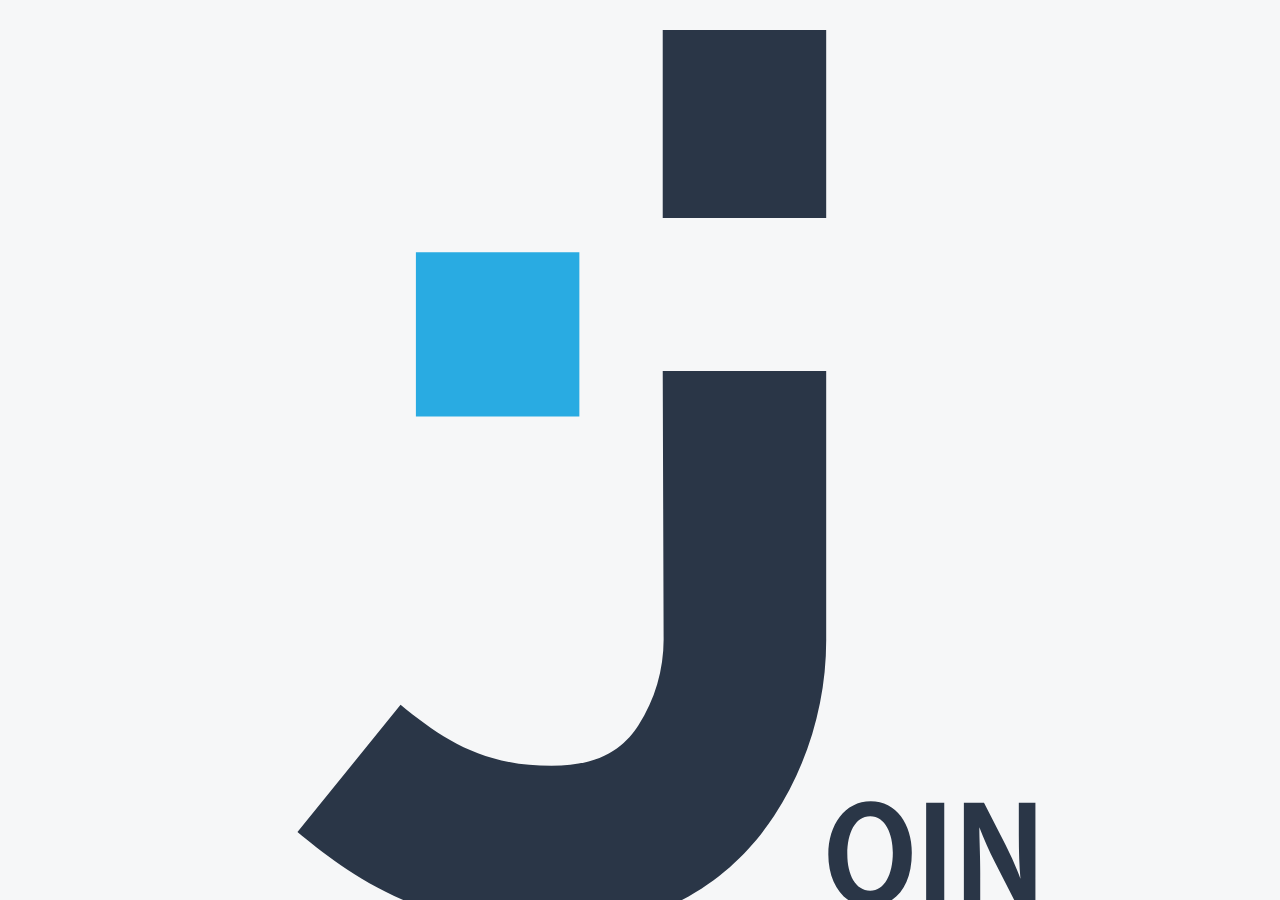
<file: index.html>
<!DOCTYPE html>
<html lang="en">
  <head>
    <meta charset="UTF-8" />
    <meta name="viewport" content="width=device-width, initial-scale=1.0" />
    <link rel="stylesheet" href="./styles/scrollbar.css" />
    <link rel="stylesheet" href="styles/fonts.css" />
    <link rel="stylesheet" href="styles/main.css" />
    <link rel="icon" type="image/x-icon" href="assets/img/join_logo_dark.png"/>
    <title>Join | Home</title>
    <script src="js/storage.js"></script>
    <script src="js/script.js"></script>
  </head>
  <body onload="init();">
    <div class="main-page">
      <div class="loading-screen">
        <img class="logo" src="assets/img/join_logo.svg" />
      </div>
      <div class="loading-screen-mobile">
        <img class="logo" src="assets/img/join_logo_white.svg" />
      </div>
      <div class="signup-container">
        <span>Not a Join user?</span>
        <a href="signup.html">
          <button class="sign-btn">Sign up</button>
        </a>
      </div>
      <div class="login-container">
        <h1>Log in</h1>
        <form id="login-form" onsubmit="loginUser(); return false;">
          <div class="line"></div>
          <div class="input-container">
            <input id="usermail" type="text" placeholder="User" />
            <input
              id="password"
              class=""
              type="password"
              placeholder="Password"
            />
            <span id="error" style="display: none"
              >User or password unknown. Please try again.
            </span>
          </div>
          <div class="options">
            <div class="remember-container">
              <input id="remember" type="checkbox" />
              <label for="remember">Remember me</label>
            </div>
            <a href="forgot.html" id="remember-link">I forgot my password</a>
          </div>
          <div class="login-buttons">
            <button type="submit" id="login">Log in</button>
            <button type="button" id="guest-login" onclick="guestUser();">
              Guest Log in
            </button>
          </div>
        </form>
      </div>
      <footer class="footer">
        <a target="_blank" href="privacy_police.html">Privacy Policy</a>
        <a target="_blank" href="legal_notice.html">Legal Notice</a>
      </footer>
    </div>
  </body>
</html>
</file>
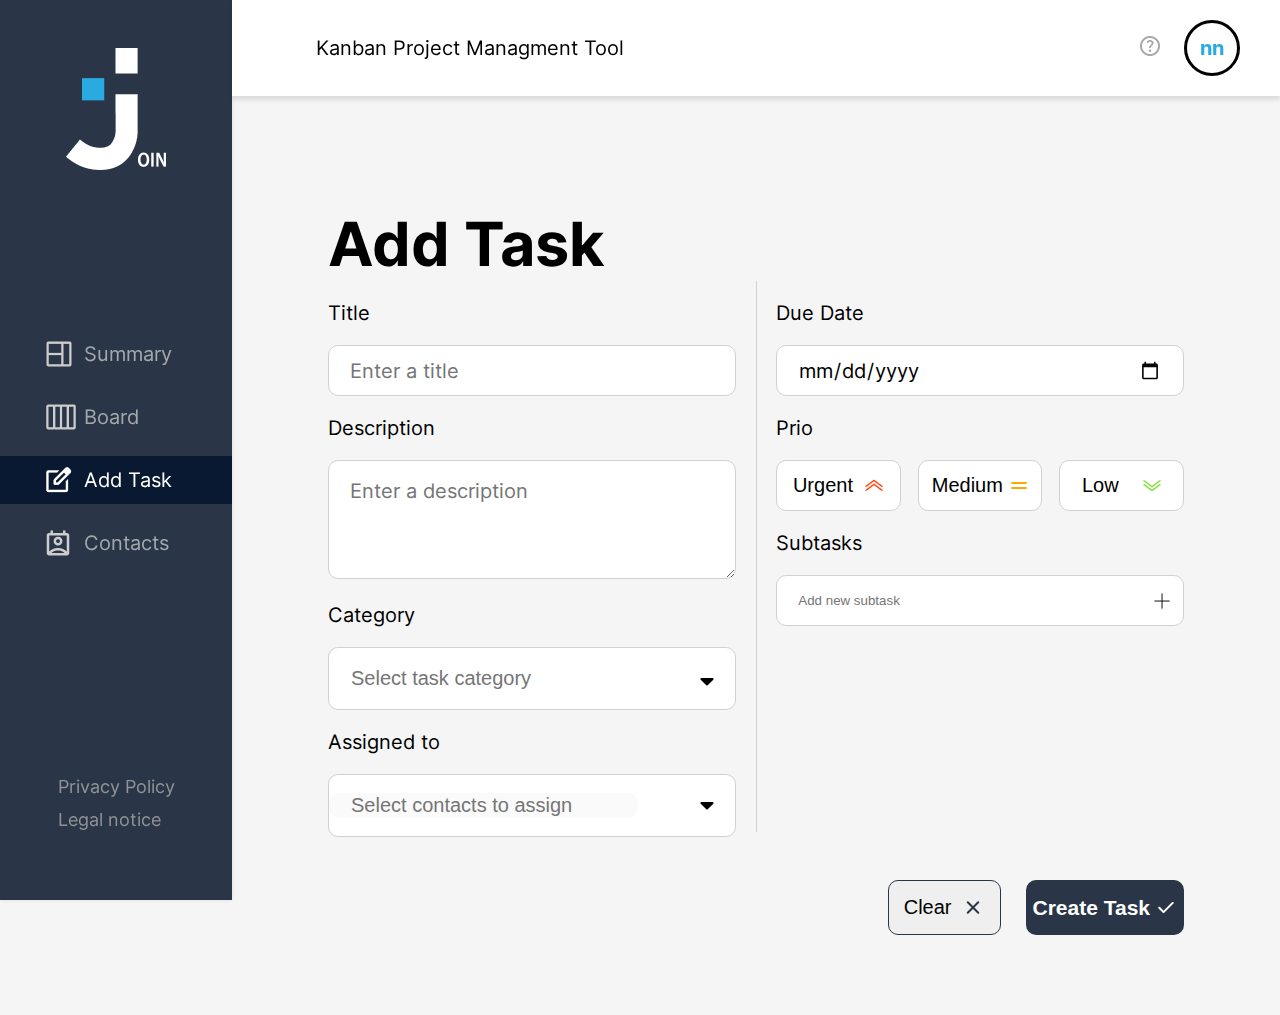
<file: add_task.html>
<!DOCTYPE html>
<html lang="en">
  <head>
    <meta charset="UTF-8" />
    <meta name="viewport" content="width=device-width, initial-scale=1.0" />
    <link rel="stylesheet" href="./styles/add_task_left.css" />
    <link rel="stylesheet" href="./styles/add_tasks_right.css" />
    <link rel="stylesheet" href="./styles/fonts.css" />
    <link rel="stylesheet" href="./styles/responsiveness.css" />
    <link rel="stylesheet" href="./styles/scrollbar.css" />
    <link rel="icon" type="image/x-icon" href="assets/img/join_logo_dark.png"/>
    <title>Join | Add Task</title>
  </head>
  <body onload="initTask(), initTemplate('addTask')">
    <div class="addTaskContainer" >     
      <div w3-include-html="./assets/templates/task_form.html" ></div>
  </div>
    <div w3-include-html="./assets/templates/desktop_template.html"></div>
    <div w3-include-html="./assets/templates/mobile_template.html"></div>

    <script src="./js/add_task.js"></script>
    <script src="./js/add_task_categories.js"></script>
    <script src="./js/save_add_tasks.js"></script>
    <script src="./js/script_templates.js"></script>
    <script src="./js/subtask.js"></script>
    <script src="./js/script.js"></script>
    <script src="./js/storage.js"></script>
    <script src="./js/delete.js"></script>

  </body>
</html>
</file>
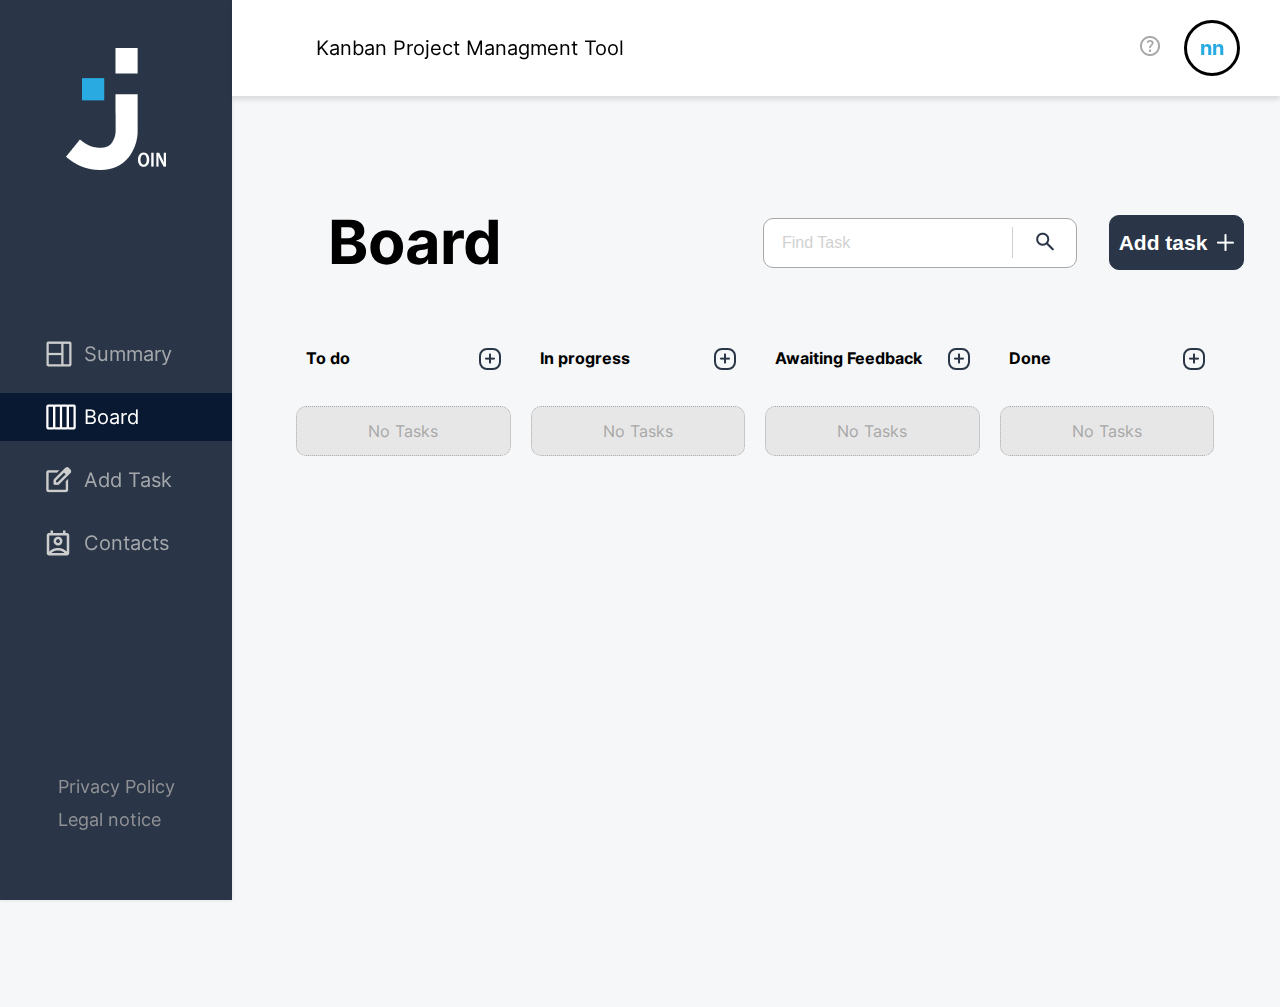
<file: board.html>
<!DOCTYPE html>
<html lang="en">

<head>
    <meta charset="UTF-8">
    <meta name="viewport" content="width=device-width, initial-scale=1.0">
    <link rel="stylesheet" href="styles/style_template.css">
    <link rel="stylesheet" href="styles/board.css">
    <link rel="stylesheet" href="styles/board_edit.css">
    <link rel="stylesheet" href="styles/board_responsiv.css">
    <link rel="stylesheet" href="styles/fonts.css">
    <link rel="stylesheet" href="styles/add_task_left.css" />
    <link rel="stylesheet" href="styles/add_tasks_right.css" />
    <link rel="stylesheet" href="styles/board_add.css">
    <link rel="stylesheet" href="styles/responsiveness.css">
    <link rel="stylesheet" href="./styles/scrollbar.css" />
    <link rel="icon" type="image/x-icon" href="assets/img/join_logo_dark.png"/>
    <script src="js/script_templates.js"></script>
    <script src="./js/subtask.js"></script>
    <script src="./js/script.js"></script>
    <script src="js/storage.js"></script>
    <script src="js/add_task.js"></script>
    <script src="js/add_task_categories.js"></script>
    <script src="js/board_add.js"></script>
    <script src="js/save_add_tasks.js"></script>
    <script src="js/delete.js"></script>
    <script src="js/board_mobile.js"></script>
    <script src="js/board_edit.js"></script>
    <script src="js/board_backgroundscroll.js"></script>
    <script src="js/board.js"></script>
    <script src="js/summary.js"></script>
    <title>JOIN | Board</title>
</head>

<body onload="initTemplate('board'), renderBoard()">
    <div w3-include-html="./assets/templates/desktop_template.html"></div>
    <div w3-include-html="./assets/templates/mobile_template.html"></div>
    <!--Edit-Container-->
    <div id="editTask" class="d-none">        
    </div>
    <!--AddTask-Container-->
    <div id="addTaskBoard" class="d-none">  
        <div id="addTaskBoardContainer" > 
            <div class="closeBoardAddTask" >
                <div class="closeButtonBoardAddTask" onclick="closeAddTask()">
                    <img src="assets/img/close.png" alt="">
                </div>
            </div>
            <div w3-include-html="./assets/templates/task_form.html"></div>
        </div> 
    </div>

    <!-- Board -->
    <div id="board">
        <div id="board_container_top">
            <div id="board_container_title">Board</div>
            <div id="board_container_search">
                <div id="board_container_search_searchfield">
                    <div id="board_container_search_searchfield_inner">
                        <input id="board_input" type="text" placeholder="Find Task" onkeyup="searchTasksOnBoard()">
                        <button id="board_search_btn">
                            <div id="board_search_stroke"></div>
                            <div id="board_search_icon"><img src="assets/img/search.png" alt=""></div>
                        </button>
                    </div>
                </div>
                <button id="board_container_search_addtask" onclick="openAddTask('board_container_bottom_todo')">
                    <div id="board_container_search_addtask_text">Add task</div>
                    <img src="assets/img/plus_white.png" alt="">
                </button>
            </div>  
        </div>
        <div id="board_container_search_searchfield_mobile">
            <div id="board_container_search_searchfield_inner_mobile">
                <input id="board_input_mobile" type="text" placeholder="Find Task" onkeyup="searchTasksOnBoardMobile()">
                <button id="board_search_btn_mobile">
                    <div id="board_search_stroke_mobile"></div>
                    <div id="board_search_icon_mobile"><img src="assets/img/search.png" alt=""></div>
                </button>
            </div>
        </div>
        <div id="board_container_bottom">
            <div class = "board_container_bottom_category_background">
                <div class="board_container_bottom_category_title">
                    <div class="board_container_bottom_category_name">To do</div>
                    <div class="board_container_bottom_category_icon" onclick="openAddTask('board_container_bottom_todo')"><img
                            src="assets/img/board_plus_categories.png" alt=""></div>
                </div>
                <div id="board_container_bottom_todo" class="board_container_bottom_category"
                ondrop="moveTo('board_container_bottom_todo')" 
                ondragover="allowDrop(event); highlight(event)"
                ondragleave="removeHighlight(event)"></div>
            </div>
            <div class = "board_container_bottom_category_background">
                <div class="board_container_bottom_category_title">
                    <div class="board_container_bottom_category_name">In progress</div>
                    <div class="board_container_bottom_category_icon" onclick="openAddTask('board_container_bottom_inprogress')"><img
                            src="assets/img/board_plus_categories.png" alt=""></div>
                </div>
                <div id="board_container_bottom_inprogress" class="board_container_bottom_category"
                ondrop="moveTo('board_container_bottom_inprogress')" 
                ondragover="allowDrop(event); highlight(event)"
                ondragleave="removeHighlight(event)"></div>
            </div>
            <div class = "board_container_bottom_category_background">
                <div class="board_container_bottom_category_title">
                    <div class="board_container_bottom_category_name">Awaiting Feedback</div>
                    <div class="board_container_bottom_category_icon" onclick="openAddTask('board_container_bottom_awaitingfeedback')"><img
                            src="assets/img/board_plus_categories.png" alt=""></div>
                </div>
                <div id="board_container_bottom_awaitingfeedback" class="board_container_bottom_category"
                ondrop="moveTo('board_container_bottom_awaitingfeedback')"
                ondragover="allowDrop(event); highlight(event)" 
                ondragleave="removeHighlight(event)"></div>
            </div>
            <div class = "board_container_bottom_category_background">
                <div class="board_container_bottom_category_title">
                    <div class="board_container_bottom_category_name">Done</div>
                    <div class="board_container_bottom_category_icon" onclick="openAddTask('board_container_bottom_done')"><img
                            src="assets/img/board_plus_categories.png" alt=""></div>
                </div>
                <div id="board_container_bottom_done" class="board_container_bottom_category"
                ondrop="moveTo('board_container_bottom_done')" 
                ondragover="allowDrop(event); highlight(event)"
                ondragleave="removeHighlight(event)"></div>
            </div>
        </div>
    </div>
</body>

</html>
</file>
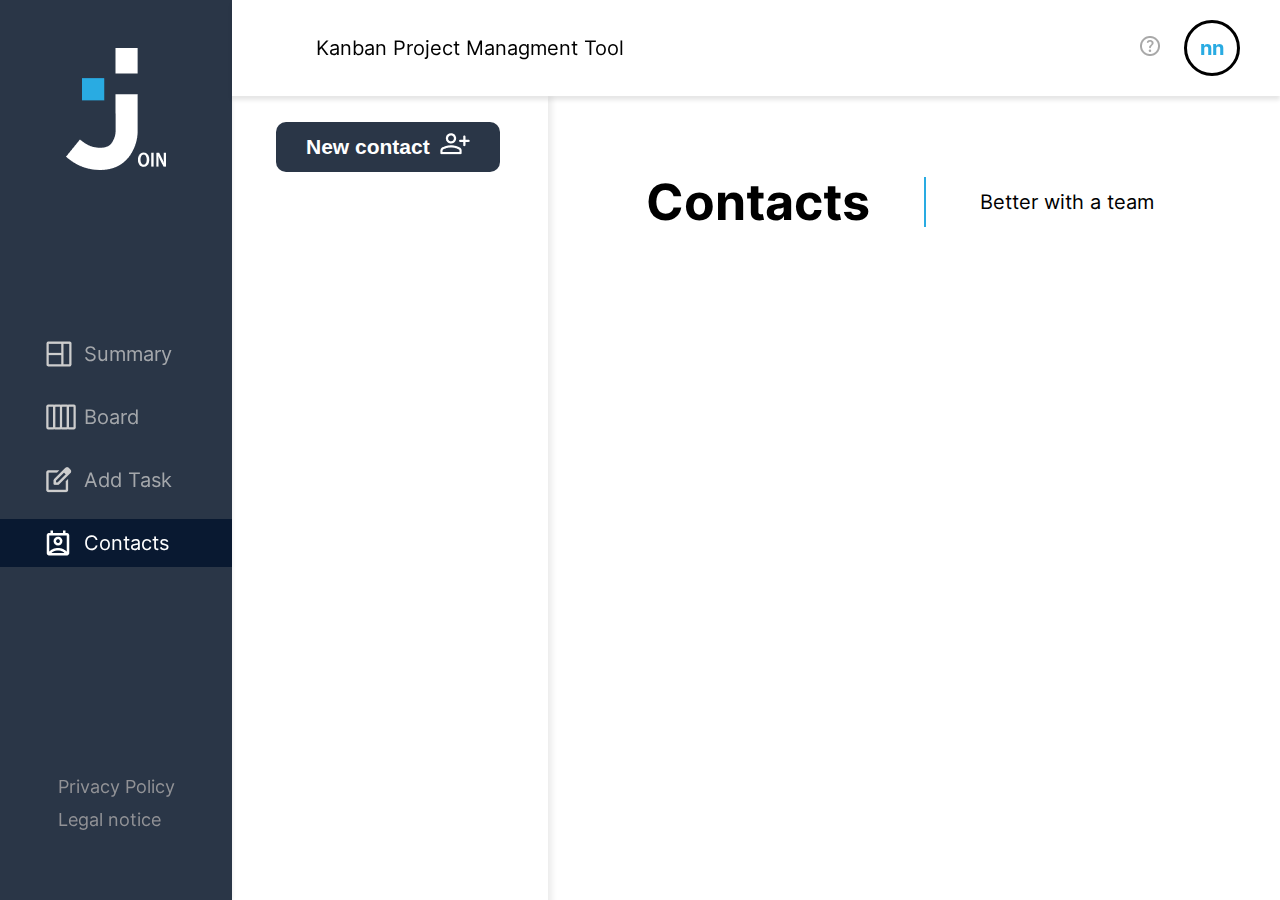
<file: contacts.html>
<!DOCTYPE html>
<html lang="en">
  <head>
    <meta charset="UTF-8" />
    <meta name="viewport" content="width=device-width, initial-scale=1.0" />
    <link rel="stylesheet" href="styles/style_template.css" />
    <link rel="stylesheet" href="styles/contacts.css" />
    <link rel="stylesheet" href="styles/fonts.css" />
    <link rel="stylesheet" href="styles/responsiveness.css" />
    <link rel="stylesheet" href="./styles/scrollbar.css" />
    <link rel="icon" type="image/x-icon" href="assets/img/join_logo_dark.png"/>
    <script src="js/script_templates.js"></script>
    <script src="./js/subtask.js"></script>
    <script src="./js/script.js"></script>
    <script src="js/delete.js"></script>
    <script src="js/storage.js"></script>
    <script src="js/contacts.class.js"></script>
    <script src="js/render_contact_list.js"></script>
    
    <title>JOIN | Contacts</title>
  </head>

  <body onload="initContacts(), initTemplate('contacts');">
    <div class="main_page">
    <div w3-include-html="assets/templates/desktop_template.html"></div>
    <div w3-include-html="assets/templates/mobile_template.html"></div>
    <div id="contactList">
      <div id="add_new_contact">
        <button id="new_contact_btn" onclick="openModal('new_contact_background')">
          <div id="add_new_contact_text">New contact</div>
          <div id="add_new_contact_Icon">
            <img src="assets/img/add_person.png" alt="" />
          </div>
        </button>
      </div>
      
      <div id="contacts_container">
      </div>
      
      
    </div>
    <!-- Add Contact Modal -->
    <div id="confirmDeleteContactContainer" class="d-none">
    <div id="confirmDeleteContact"></div></div>
    <div id="new_contact_background" style="display: none;">
    <div class="modal_new_contact" id="new_contact_modal">
      <img class="x" src="assets/img/close.svg" onclick="closeModal('new_contact_background')">
        <div class="left_side">
          <div class="left_content">
          <img src="assets/img/join_logo_white.png">
          <h1>Add contact</h1>
          <span>Tasks are better with a team!</span>
          <div class="line"></div>
        </div>
        </div>
        <div class="right_side">
          
          <div class="avatar">
          <img src="assets/img/blank_avatar.png">
          </div>
          <div class="form_container">
          <form id="create_contact" onsubmit="createContact('new_contact_background'); return false;">
            <div class="input-container">
              <input id="name" type="text" placeholder="Name" oninput="capitalizeName('name');" required/>
              <input id="email" class="" type="email" placeholder="Email" required/>
              <input id="phone" class="" type="number" placeholder="Phone"/>
            </div>
            <div class="create-buttons">
              <button type="button" id="cancel" onclick="cancelContact('new_contact_background')">Cancel</button>
              <button type="submit" id="create">
                Create Contact
              </button>
            </div>
          </form>
        </div>
        </div>
      </div>
    </div>
    <!-- Edit Contact Modal -->
    <div id="edit_contact_background" style="display: none;">
    <div class="modal_edit_contact" id="edit_contact_modal">
      
      <img class="x" src="assets/img/close.svg" onclick="closeModal('edit_contact_background')">
        <div class="left_side">
          <div class="left_content">
          <img src="assets/img/join_logo_white.png">
          <h1>Edit contact</h1>
          <div class="line"></div>
        </div>
        </div>
        <div class="right_side">
          
          <div class="avatar">
            <div class="user_icon" id="edit_avatar"></div>
          </div>
          <div class="form_container">
          <form id="edit_form" onsubmit="saveEditedContact(); return false;">
            <div class="input-container">
              <input id="edit_name" type="text" placeholder="Name" required oninput="capitalizeName('edit_name');" />
              <input id="edit_email" class="" type="email" placeholder="Email" required/>
              <input id="edit_phone" class="" type="number" placeholder="Phone"/>
            </div>
            <div class="create-buttons">
              <button type="button" id="edit_delete" onclick="askBeforeDeleteContactInModal()">Delete</button>
              <button type="submit" id="edit_save">
                Save
              </button>
            </div>
          </form>
        </div>
        </div>
      
      </div>
    </div>
    <div class="contact_info_container" id="contact_container">
        
      <div class="header_in_contact">
        <img class="arrow" src="assets/img/arrow_left.svg" onclick="changeDisplay();">
        <span class="header">Contacts</span>
        <div class="divider"></div>
        <span class="header_subtext">Better with a team</span>
      </div>
      <div class="renderContainer" id="render">
        
      </div>
</div>
</div>
</div>
<script src="js/contacts.js"></script>
  </body>
</html>
</file>
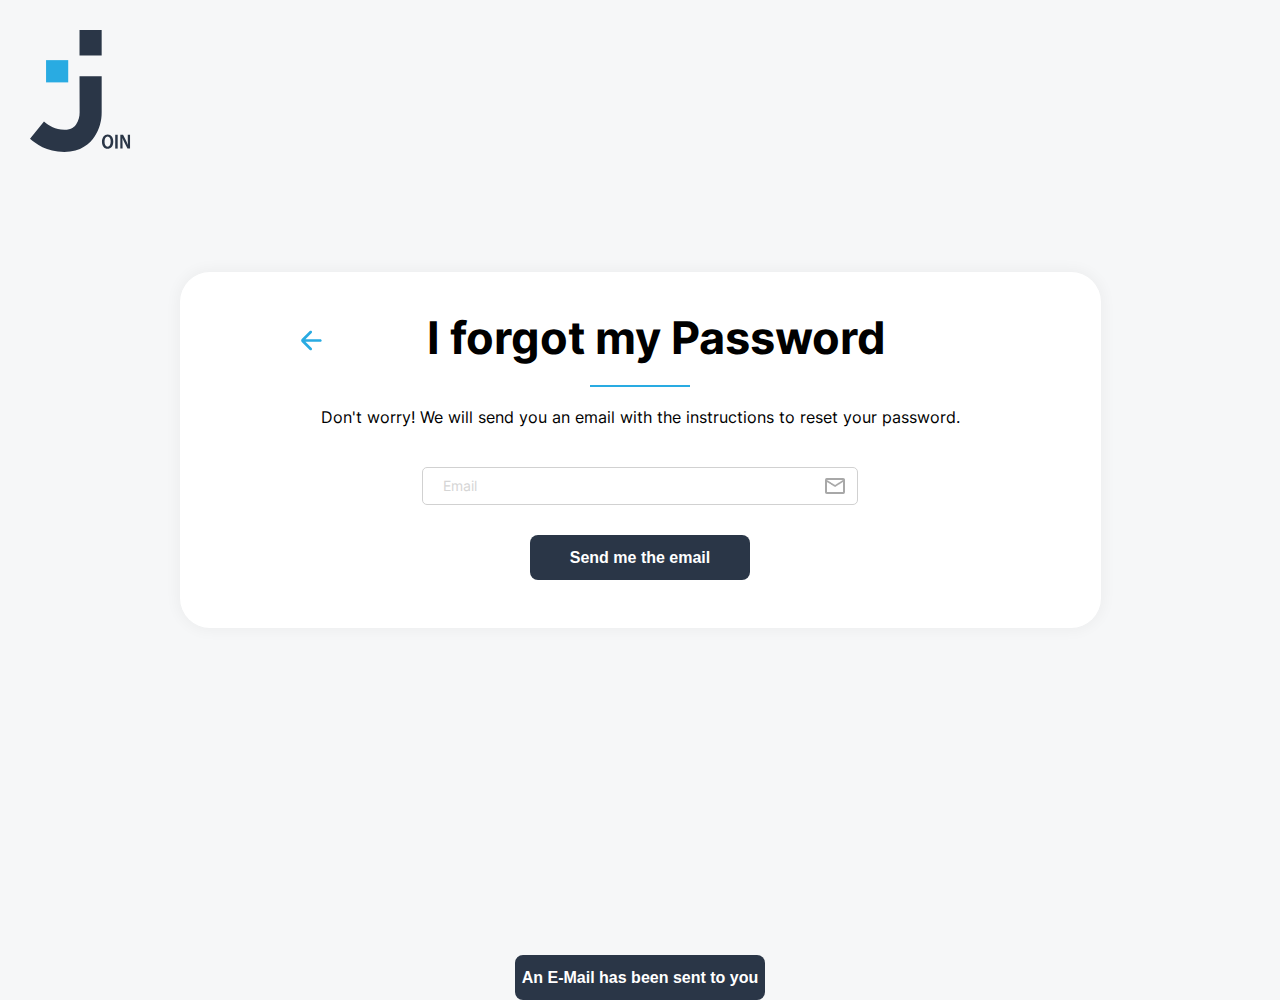
<file: forgot.html>
<!DOCTYPE html>
<html lang="en">
<head>
    <meta charset="UTF-8">
    <meta name="viewport" content="width=device-width, initial-scale=1.0">
    <link rel="stylesheet" href="styles/fonts.css">
    <link rel="stylesheet" href="styles/forgot.css">
    <link rel="stylesheet" href="./styles/scrollbar.css" />
    <script src="./js/script.js"></script>
    <script src="js/delete.js"></script>
    <script src="js/storage.js"></script>
    <link rel="icon" type="image/x-icon" href="assets/img/join_logo_dark.png"/>
    <title>Join | I forgot my Password</title>
</head>
<body >
    <div class="forgot-page">
        <div class="loading-screen">
          <img class="logo" src="assets/img/join_logo.svg" />
        </div>
        <div class="login-container">
          <div class="header">
            <a href="index.html">
            <img class="arrow" src="assets/img/arrow_left.svg">
          </a>
            <h1>I forgot my Password</h1>
          </div>
          <form id="forgotForm" onsubmit="checkMail(); return false;">
            <div class="line"></div>
            <div class="paragraph">
              <span>Don't worry! We will send you an email with the instructions to reset your password.</span>
            </div>
            <br>
            <div class="input-container">
              <input name="email" id="email" type="email" placeholder="Email" required/>
              <span id="error" style="display: none"
              >Ups! This email doesn't exist. Please Try again.
            </span>
            </div>
            <div class="login-buttons">
              <button id="sendButton">Send me the email</button>
            </div>
          </form>
        </div>
        <div class="overlay"></div>
        <button class="fly-in-button">An E-Mail has been sent to you</button>
        <script src="js/forgot.js"></script>
</body>
</html>
</file>
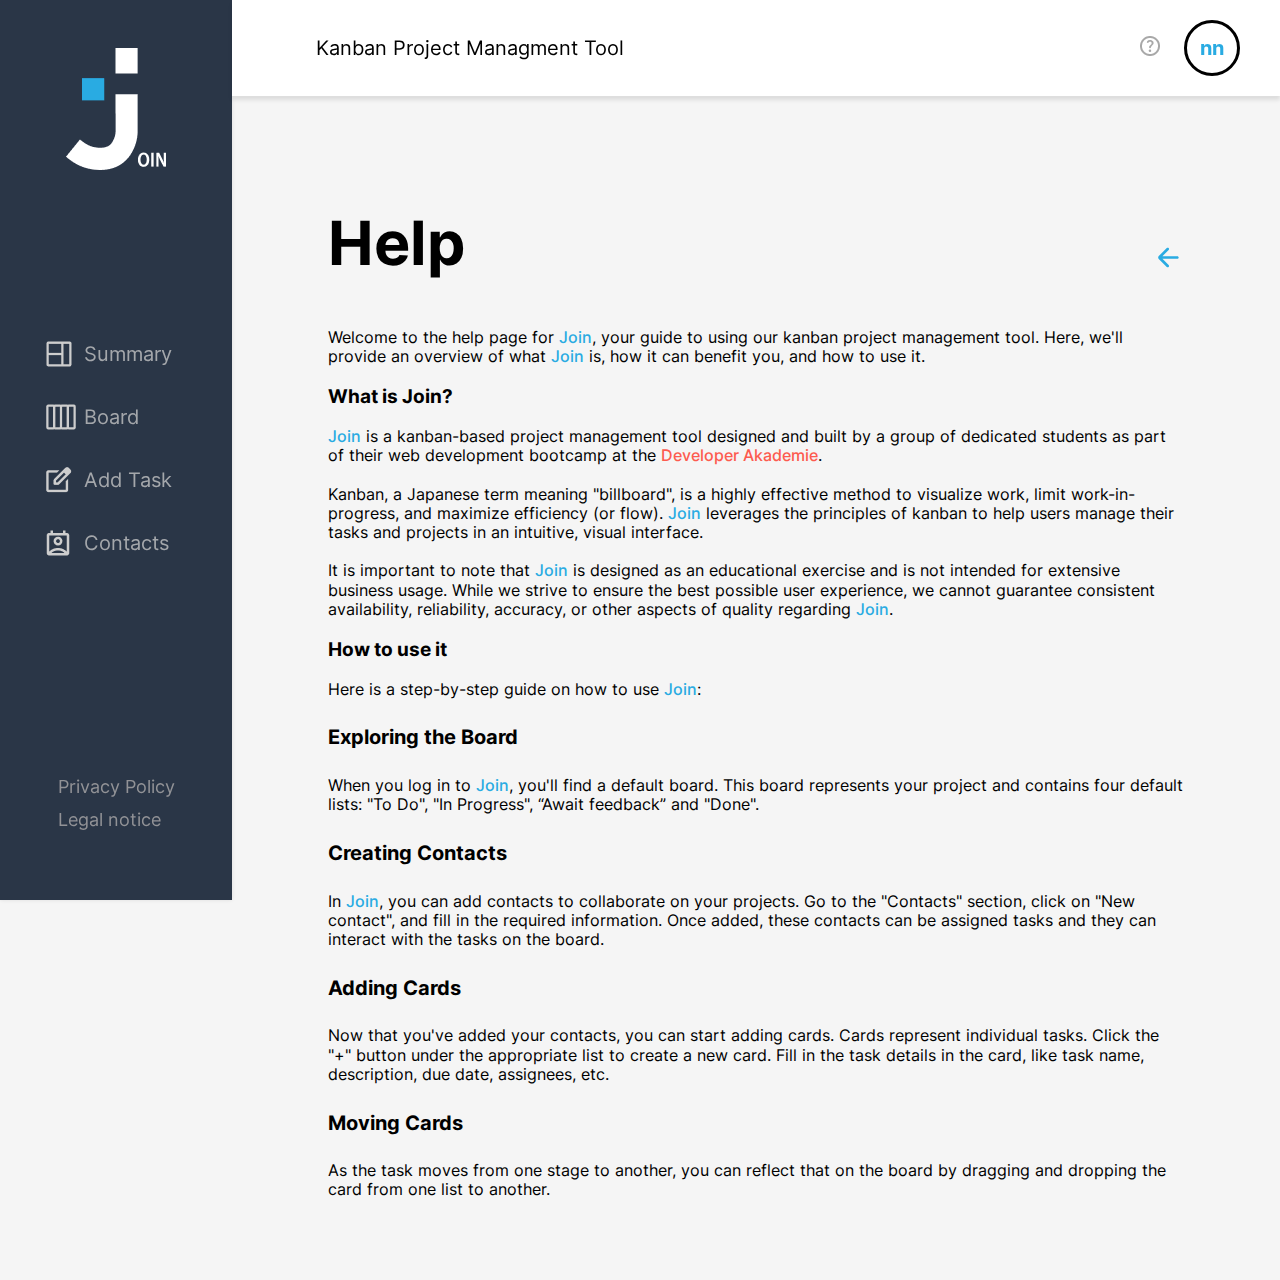
<file: help.html>
<!DOCTYPE html>
<html lang="en">
  <head>
    <meta charset="UTF-8" />
    <meta name="viewport" content="width=device-width, initial-scale=1.0" />
    <link rel="stylesheet" href="styles/style_template.css" />
    <link rel="stylesheet" href="styles/support.css" />
    <link rel="stylesheet" href="styles/fonts.css" />
    <link rel="stylesheet" href="styles/responsiveness.css" />
    <link rel="stylesheet" href="./styles/scrollbar.css" />
    <link rel="icon" type="image/x-icon" href="assets/img/join_logo_dark.png"/>
    <script src="js/support.js"></script>
    <script src="js/storage.js"></script>
    <script src="js/script.js"></script>
    <script src="js/script_templates.js"></script>
    <title>JOIN | Help</title>
  </head>
  <body onload="initTemplate('help')">
    <div w3-include-html="assets/templates/desktop_template.html"></div>
    <div w3-include-html="assets/templates/mobile_template.html"></div>
    <div class="supportPage">
      <div class="supportHeader">
        <div class="title">Help</div>
      <a href="./board.html" class="aroundArrow"><img src="assets/img/arrow_left.svg"></a>
      </div>
      <p>
        Welcome to the help page for <span class="join">Join</span>, your guide to using our kanban
        project management tool. Here, we'll provide an overview of what <span class="join">Join</span>
        is, how it can benefit you, and how to use it.
      </p>
      <div>
        <h3>What is Join?</h3>
        <p>
          <span class="join">Join</span> is a kanban-based project management tool designed and built by a
          group of dedicated students as part of their web development bootcamp
          at the <span class="developerAkademie">Developer Akademie</span>.
          <br /><br />
          Kanban, a Japanese term meaning "billboard", is a highly effective
          method to visualize work, limit work-in-progress, and maximize
          efficiency (or flow). <span class="join">Join</span> leverages the principles of kanban to help
          users manage their tasks and projects in an intuitive, visual
          interface.
          <br /><br />
          It is important to note that <span class="join">Join</span> is designed as an educational
          exercise and is not intended for extensive business usage. While we
          strive to ensure the best possible user experience, we cannot
          guarantee consistent availability, reliability, accuracy, or other
          aspects of quality regarding <span class="join">Join</span>.
        </p>
      </div>
      <div>
        <h3>How to use it</h3>
        <p>
          Here is a step-by-step guide on how to use <span class="join">Join</span>:
        </p>
      </div>
      <div>
        <h4>Exploring the Board</h4>
        <p>
          When you log in to <span class="join">Join</span>, you'll find a default board. This board
          represents your project and contains four default lists: "To Do", "In
          Progress", “Await feedback” and "Done".
        </p>
      </div>
      <div>
        <h4>Creating Contacts</h4>
        <p>
          In <span class="join">Join</span>, you can add contacts to collaborate on your projects. Go to
          the "Contacts" section, click on "New contact", and fill in the
          required information. Once added, these contacts can be assigned tasks
          and they can interact with the tasks on the board.
        </p>
      </div>
      <div>
        <h4>Adding Cards</h4>
        <p>
          Now that you've added your contacts, you can start adding cards. Cards
          represent individual tasks. Click the "+" button under the appropriate
          list to create a new card. Fill in the task details in the card, like
          task name, description, due date, assignees, etc.
        </p>
      </div>
      <div>
        <h4>Moving Cards</h4>
        <p>
          As the task moves from one stage to another, you can reflect that on
          the board by dragging and dropping the card from one list to another.
        </p>
      </div>
    </div>
  </body>
</html>
</file>
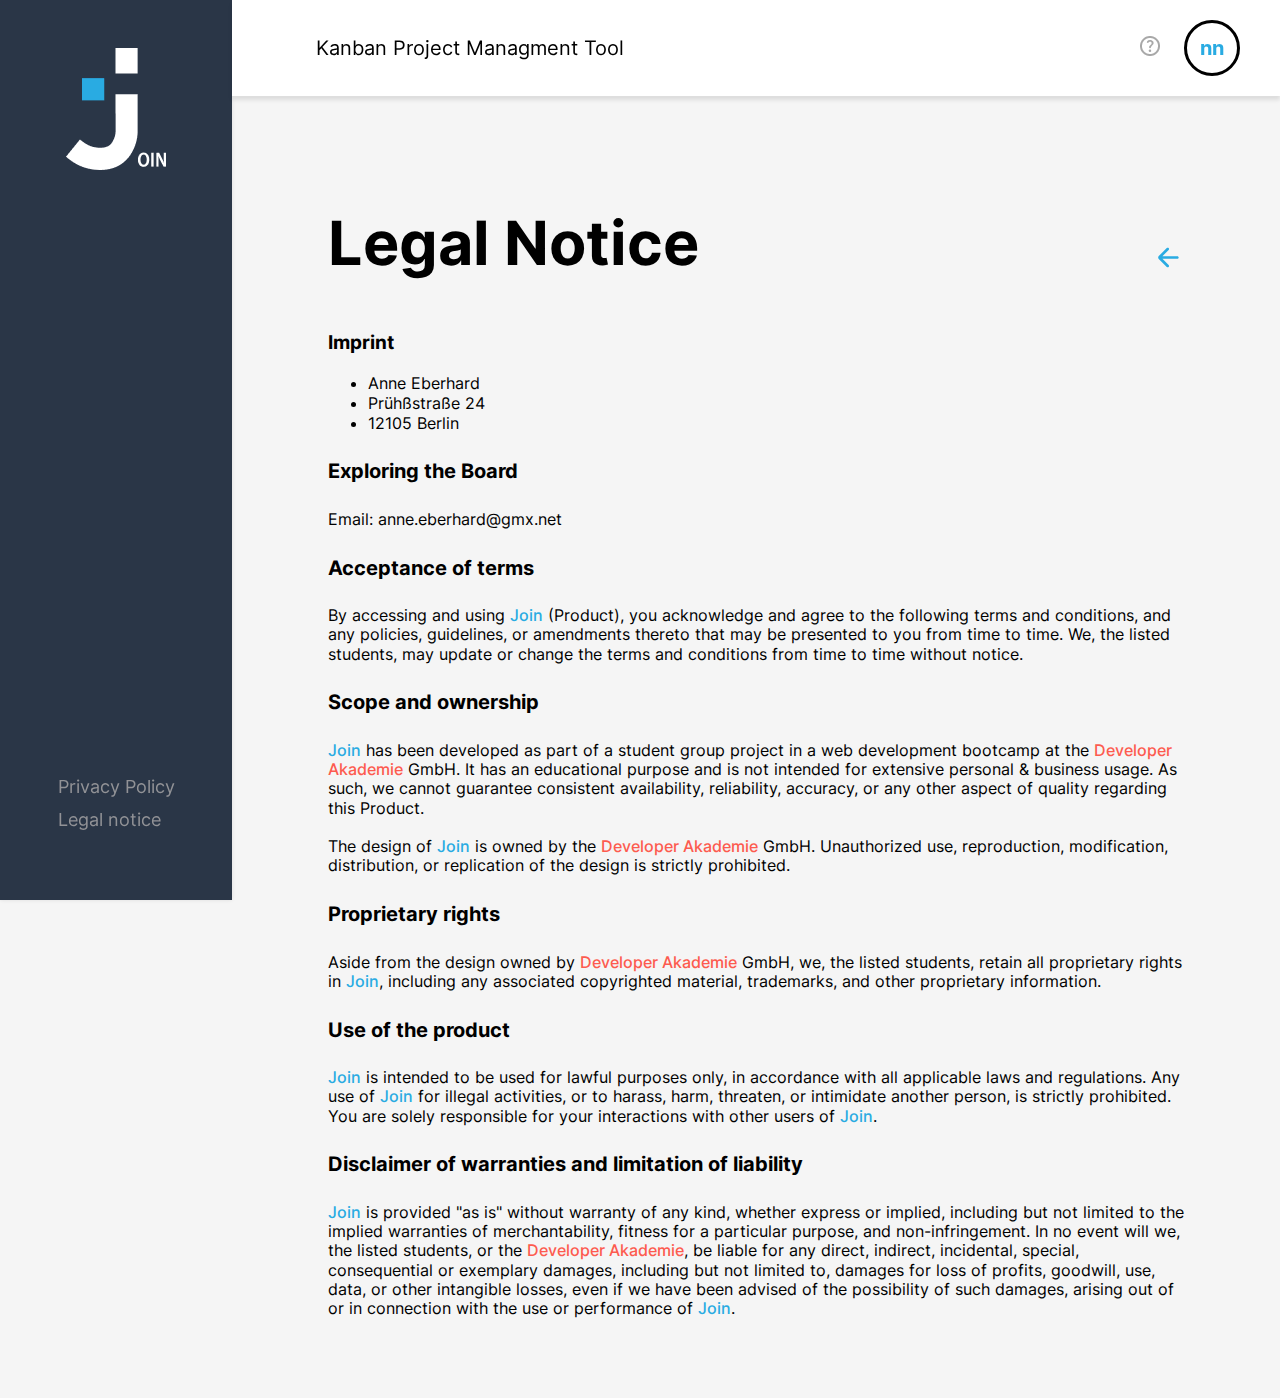
<file: legal_notice.html>
<!DOCTYPE html>
<html lang="en">
  <head>
    <meta charset="UTF-8" />
    <meta name="viewport" content="width=device-width, initial-scale=1.0" />
    <link rel="stylesheet" href="styles/style_template.css" />
    <link rel="stylesheet" href="styles/support.css" />
    <link rel="stylesheet" href="styles/fonts.css" />
    <link rel="stylesheet" href="styles/responsiveness.css" />
    <link rel="stylesheet" href="./styles/scrollbar.css" />
    <link rel="icon" type="image/x-icon" href="assets/img/join_logo_dark.png"/>
    <script src="js/storage.js"></script>
    <script src="js/script.js"></script>
    <script src="js/support.js"></script>
    <script src="js/script_templates.js"></script>
    <title>JOIN | Legal Notice</title>
  </head>
  <body onload="initTemplate('legal_notice')">
    <div w3-include-html="assets/templates/desktop_template.html"></div>
    <div w3-include-html="assets/templates/mobile_template.html"></div>
    <div class="supportPage">
      <div class="supportHeader">
      <div class="title">Legal Notice</div>
    <a onclick="closeTab()" class="aroundArrow"><img src="assets/img/arrow_left.svg"></a>
    </div>
      <h3>Imprint</h3>
      <ul>
        <li>Anne Eberhard</li>
        <li>Prühßstraße 24</li>
        <li>12105 Berlin</li>
      </ul>
      <div>
        <h4>Exploring the Board</h4>
        <p>Email: anne.eberhard@gmx.net</p>
      </div>
      <div>
        <h4>Acceptance of terms</h4>
        <p>
          By accessing and using <span class="join">Join</span> (Product), you acknowledge and agree to
          the following terms and conditions, and any policies, guidelines, or
          amendments thereto that may be presented to you from time to time. We,
          the listed students, may update or change the terms and conditions
          from time to time without notice.
        </p>
      </div>
      <div>
        <h4>Scope and ownership</h4>
        <p>
          <span class="join">Join</span> has been developed as part of a student group project in a web
          development bootcamp at the <span class="developerAkademie">Developer Akademie</span> GmbH. It has an
          educational purpose and is not intended for extensive personal &
          business usage. As such, we cannot guarantee consistent availability,
          reliability, accuracy, or any other aspect of quality regarding this
          Product. <br />
          <br />The design of <span class="join">Join</span> is owned by the <span class="developerAkademie">Developer Akademie</span> GmbH.
          Unauthorized use, reproduction, modification, distribution, or
          replication of the design is strictly prohibited.
        </p>
      </div>
      <div>
        <h4>Proprietary rights</h4>
        <p>
          Aside from the design owned by <span class="developerAkademie">Developer Akademie</span> GmbH, we, the listed
          students, retain all proprietary rights in <span class="join">Join</span>, including any
          associated copyrighted material, trademarks, and other proprietary
          information.
        </p>
      </div>
      <div>
        <h4>Use of the product</h4>
        <p>
          <span class="join">Join</span> is intended to be used for lawful purposes only, in accordance
          with all applicable laws and regulations. Any use of <span class="join">Join</span> for illegal
          activities, or to harass, harm, threaten, or intimidate another
          person, is strictly prohibited. You are solely responsible for your
          interactions with other users of <span class="join">Join</span>.
        </p>
      </div>
      <div>
        <h4>Disclaimer of warranties and limitation of liability</h4>
        <p>
          <span class="join">Join</span> is provided "as is" without warranty of any kind, whether express
          or implied, including but not limited to the implied warranties of
          merchantability, fitness for a particular purpose, and
          non-infringement. In no event will we, the listed students, or the
          <span class="developerAkademie">Developer Akademie</span>, be liable for any direct, indirect, incidental,
          special, consequential or exemplary damages, including but not limited
          to, damages for loss of profits, goodwill, use, data, or other
          intangible losses, even if we have been advised of the possibility of
          such damages, arising out of or in connection with the use or
          performance of <span class="join">Join</span>.
        </p>
      </div>
    </div>
  </body>
</html>
</file>
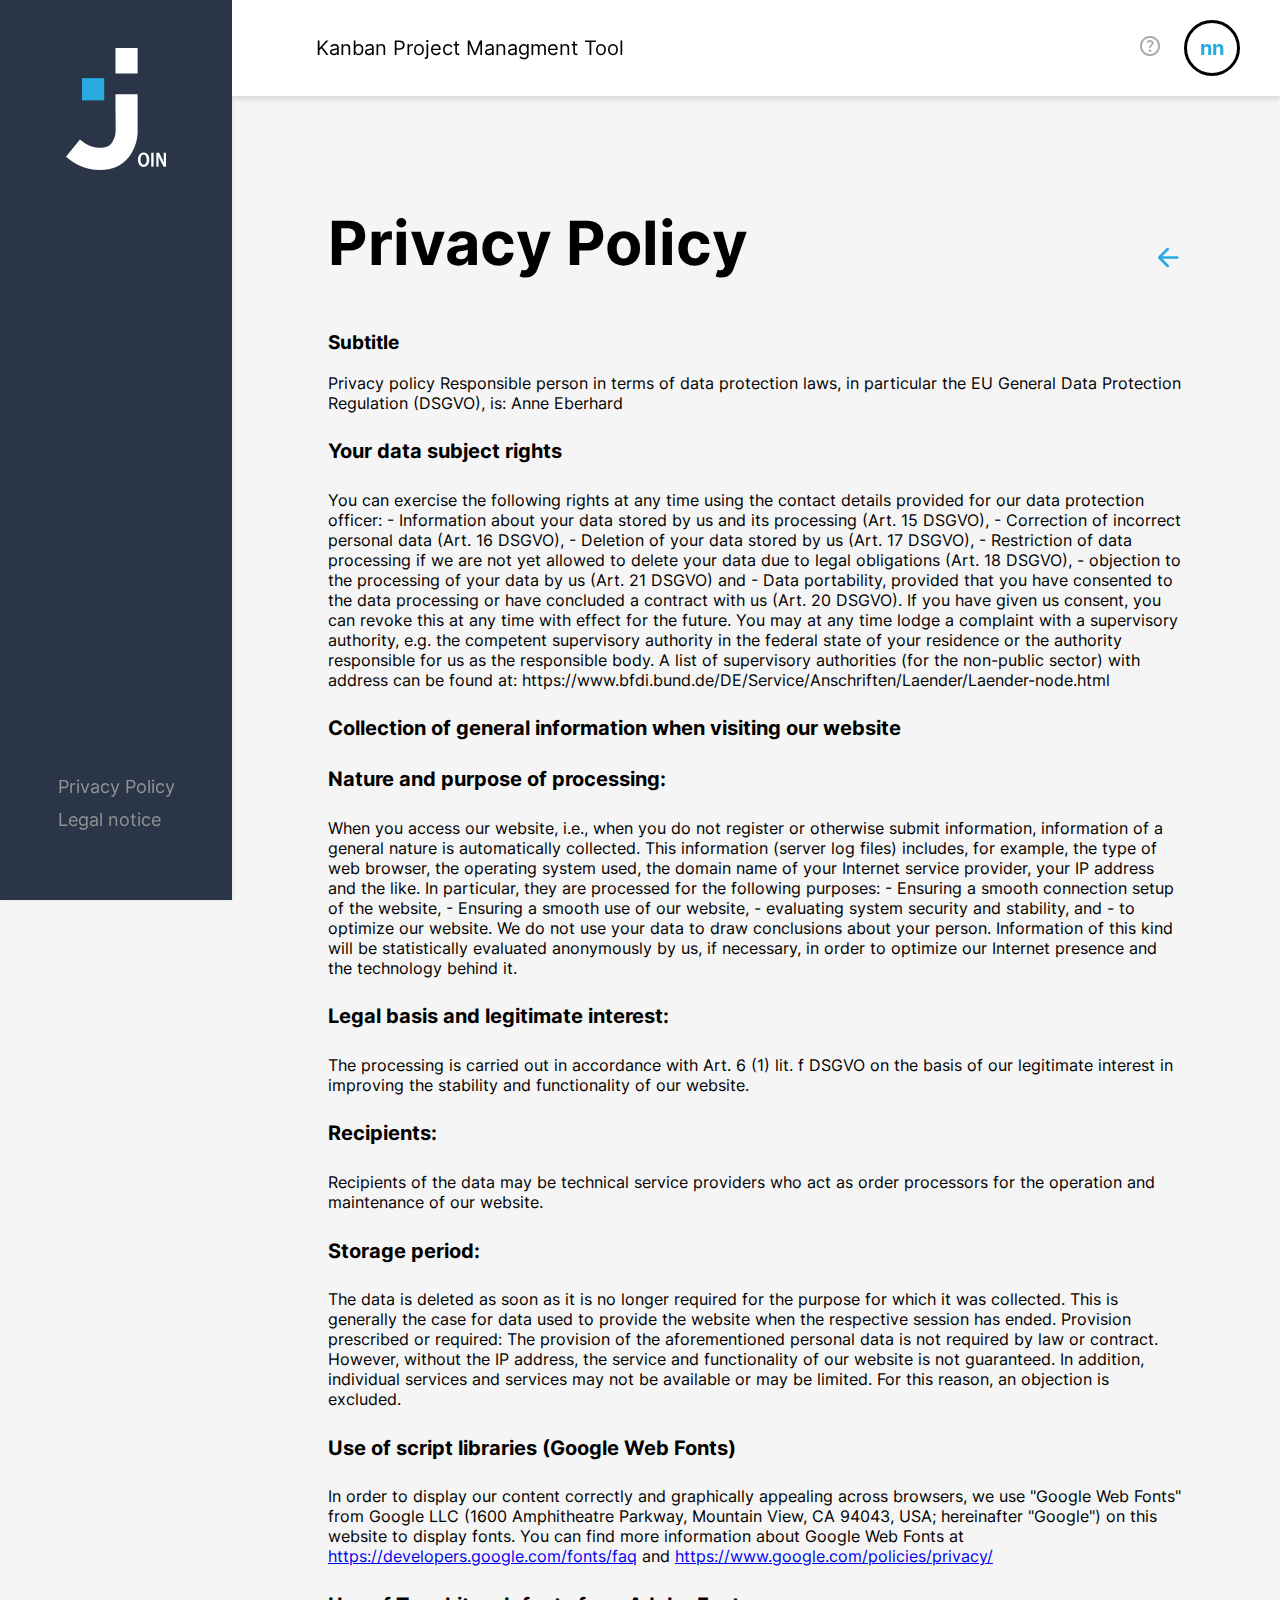
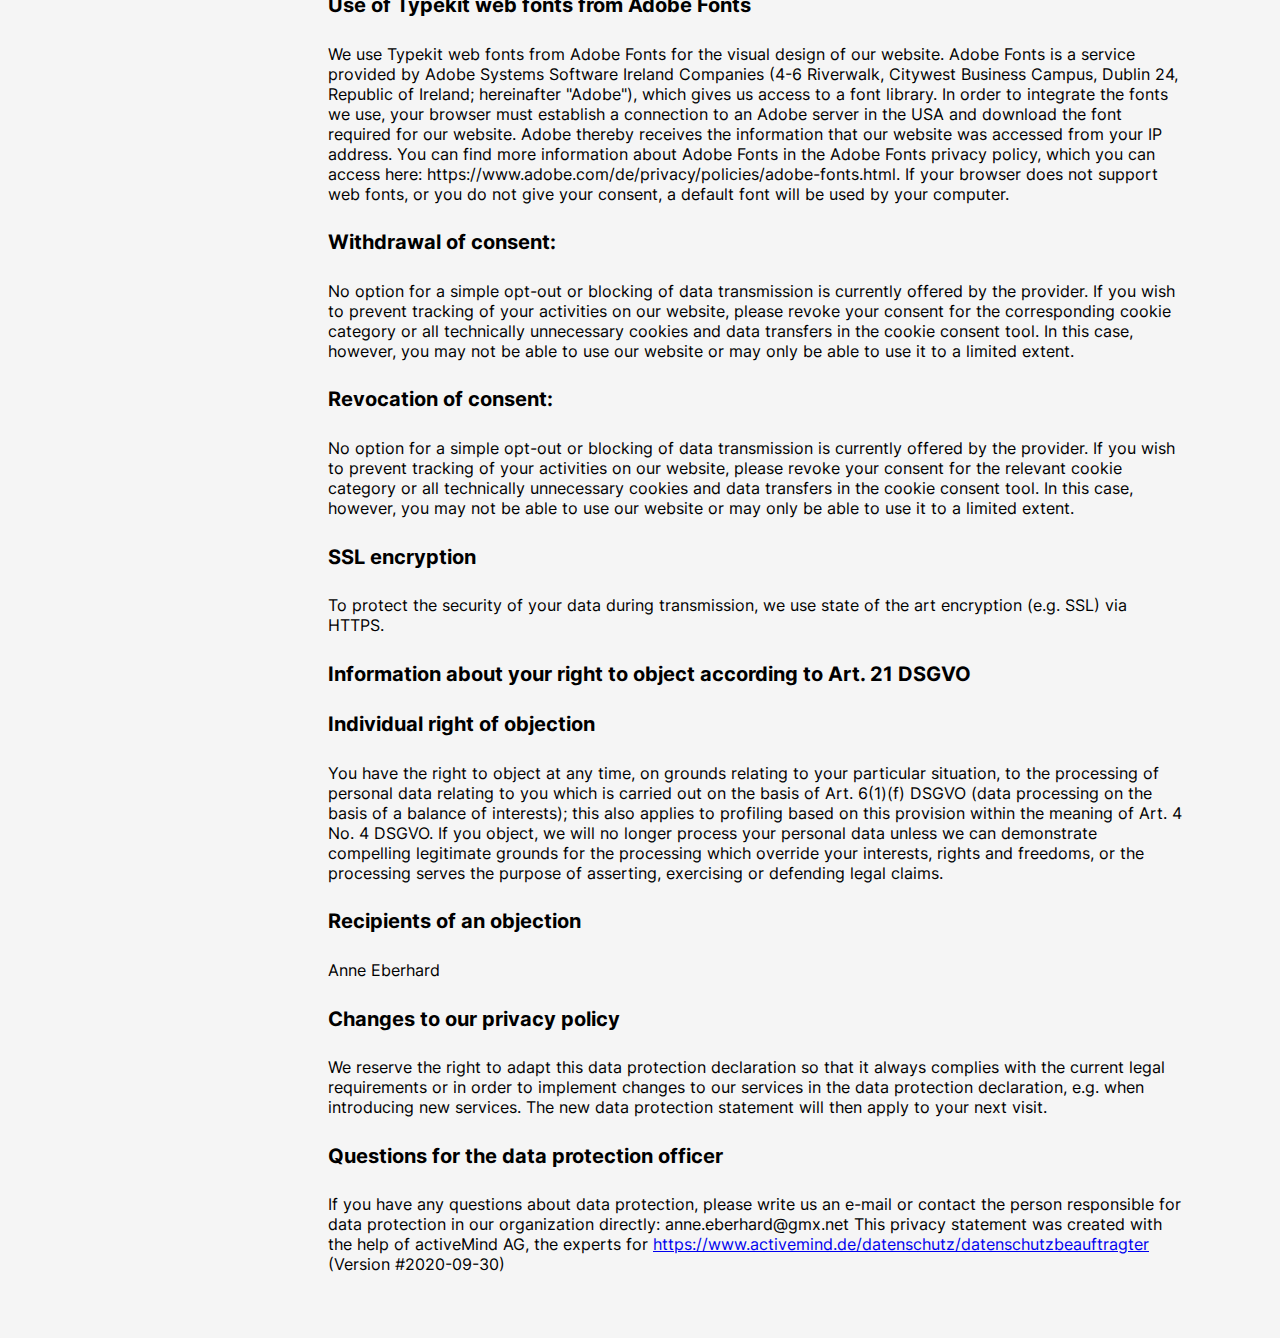
<file: privacy_police.html>
<!DOCTYPE html>
<html lang="en">
  <head>
    <meta charset="UTF-8" />
    <meta name="viewport" content="width=device-width, initial-scale=1.0" />
    <link rel="stylesheet" href="styles/style_template.css" />
    <link rel="stylesheet" href="styles/support.css" />
    <link rel="stylesheet" href="styles/fonts.css" />
    <link rel="stylesheet" href="styles/responsiveness.css" />
    <link rel="stylesheet" href="./styles/scrollbar.css" />
    <link rel="icon" type="image/x-icon" href="assets/img/join_logo_dark.png"/>
    <script src="js/storage.js"></script>
    <script src="js/script.js"></script>
    <script src="js/script_templates.js"></script>
    <script src="js/support.js"></script>

    <title>JOIN | Privacy Policy</title>
  </head>
  <body onload="initTemplate('privacy_policy')">
    <div w3-include-html="assets/templates/desktop_template.html"></div>
    <div w3-include-html="assets/templates/mobile_template.html"></div>
    <div class="supportPage">
      <div class="supportHeader">
        <div class="title">Privacy Policy</div>
        <a onclick="closeTab()" class="aroundArrow"><img src="assets/img/arrow_left.svg"></a>
      </div>
      <h3>Subtitle</h3>
      <div>Privacy policy
        Responsible person in terms of data protection laws, in particular the EU General Data Protection Regulation (DSGVO), is:
        Anne Eberhard
        
        <h4>Your data subject rights</h4>
        You can exercise the following rights at any time using the contact details provided for our data protection officer:
        - Information about your data stored by us and its processing (Art. 15 DSGVO),
        - Correction of incorrect personal data (Art. 16 DSGVO),
        - Deletion of your data stored by us (Art. 17 DSGVO),
        - Restriction of data processing if we are not yet allowed to delete your data due to legal obligations (Art. 18 DSGVO),
        - objection to the processing of your data by us (Art. 21 DSGVO) and
        - Data portability, provided that you have consented to the data processing or have concluded a contract with us (Art. 20 DSGVO).
        
        If you have given us consent, you can revoke this at any time with effect for the future.
        You may at any time lodge a complaint with a supervisory authority, e.g. the competent supervisory authority in the federal state of your residence or the authority responsible for us as the responsible body.
        A list of supervisory authorities (for the non-public sector) with address can be found at: https://www.bfdi.bund.de/DE/Service/Anschriften/Laender/Laender-node.html
        
       <h4>Collection of general information when visiting our website</h4> 
        <h4>Nature and purpose of processing:</h4>
        When you access our website, i.e., when you do not register or otherwise submit information, information of a general nature is automatically collected. This information (server log files) includes, for example, the type of web browser, the operating system used, the domain name of your Internet service provider, your IP address and the like.
        In particular, they are processed for the following purposes:
        - Ensuring a smooth connection setup of the website,
        - Ensuring a smooth use of our website,
        - evaluating system security and stability, and
        - to optimize our website.
        We do not use your data to draw conclusions about your person. Information of this kind will be statistically evaluated anonymously by us, if necessary, in order to optimize our Internet presence and the technology behind it.
        <h4>Legal basis and legitimate interest:</h4>
        The processing is carried out in accordance with Art. 6 (1) lit. f DSGVO on the basis of our legitimate interest in improving the stability and functionality of our website.
        <h4>Recipients:</h4>
        Recipients of the data may be technical service providers who act as order processors for the operation and maintenance of our website.
       <h4>Storage period:</h4> 
        The data is deleted as soon as it is no longer required for the purpose for which it was collected. This is generally the case for data used to provide the website when the respective session has ended.
        Provision prescribed or required:
        The provision of the aforementioned personal data is not required by law or contract. However, without the IP address, the service and functionality of our website is not guaranteed. In addition, individual services and services may not be available or may be limited. For this reason, an objection is excluded.
<h4>Use of script libraries (Google Web Fonts)</h4> 
        In order to display our content correctly and graphically appealing across browsers, we use "Google Web Fonts" from Google LLC (1600 Amphitheatre Parkway, Mountain View, CA 94043, USA; hereinafter "Google") on this website to display fonts.
        You can find more information about Google Web Fonts at
        <a href="https://developers.google.com/fonts/faq">https://developers.google.com/fonts/faq</a> and
         
        <a href="https://www.google.com/policies/privacy/">https://www.google.com/policies/privacy/</a>
        <h4>Use of Typekit web fonts from Adobe Fonts</h4>
        We use Typekit web fonts from Adobe Fonts for the visual design of our website. Adobe Fonts is a service provided by Adobe Systems Software Ireland Companies (4-6 Riverwalk, Citywest Business Campus, Dublin 24, Republic of Ireland; hereinafter "Adobe"), which gives us access to a font library.
        In order to integrate the fonts we use, your browser must establish a connection to an Adobe server in the USA and download the font required for our website. Adobe thereby receives the information that our website was accessed from your IP address.
        You can find more information about Adobe Fonts in the Adobe Fonts privacy policy, which you can access here: https://www.adobe.com/de/privacy/policies/adobe-fonts.html.
        If your browser does not support web fonts, or you do not give your consent, a default font will be used by your computer.
       <h4>Withdrawal of consent:</h4> 
        No option for a simple opt-out or blocking of data transmission is currently offered by the provider. If you wish to prevent tracking of your activities on our website, please revoke your consent for the corresponding cookie category or all technically unnecessary cookies and data transfers in the cookie consent tool. In this case, however, you may not be able to use our website or may only be able to use it to a limited extent.
       <h4>Revocation of consent:</h4> 
        No option for a simple opt-out or blocking of data transmission is currently offered by the provider. If you wish to prevent tracking of your activities on our website, please revoke your consent for the relevant cookie category or all technically unnecessary cookies and data transfers in the cookie consent tool. In this case, however, you may not be able to use our website or may only be able to use it to a limited extent.
        <h4>SSL encryption</h4>
        To protect the security of your data during transmission, we use state of the art encryption (e.g. SSL) via HTTPS.
        <h4>Information about your right to object according to Art. 21 DSGVO</h4>
        <h4>Individual right of objection</h4>
        You have the right to object at any time, on grounds relating to your particular situation, to the processing of personal data relating to you which is carried out on the basis of Art. 6(1)(f) DSGVO (data processing on the basis of a balance of interests); this also applies to profiling based on this provision within the meaning of Art. 4 No. 4 DSGVO.
        If you object, we will no longer process your personal data unless we can demonstrate compelling legitimate grounds for the processing which override your interests, rights and freedoms, or the processing serves the purpose of asserting, exercising or defending legal claims.
        <h4>Recipients of an objection</h4>
        Anne Eberhard
        <h4>Changes to our privacy policy</h4>
        We reserve the right to adapt this data protection declaration so that it always complies with the current legal requirements or in order to implement changes to our services in the data protection declaration, e.g. when introducing new services. The new data protection statement will then apply to your next visit.
        <h4>Questions for the data protection officer</h4>
        If you have any questions about data protection, please write us an e-mail or contact the person responsible for data protection in our organization directly:
        anne.eberhard@gmx.net
        This privacy statement was created with the help of activeMind AG, the experts for
        <a href="https://www.activemind.de/datenschutz/datenschutzbeauftragter">https://www.activemind.de/datenschutz/datenschutzbeauftragter</a>  (Version #2020-09-30)</div>
    </div>
  </body>
</html>
</file>
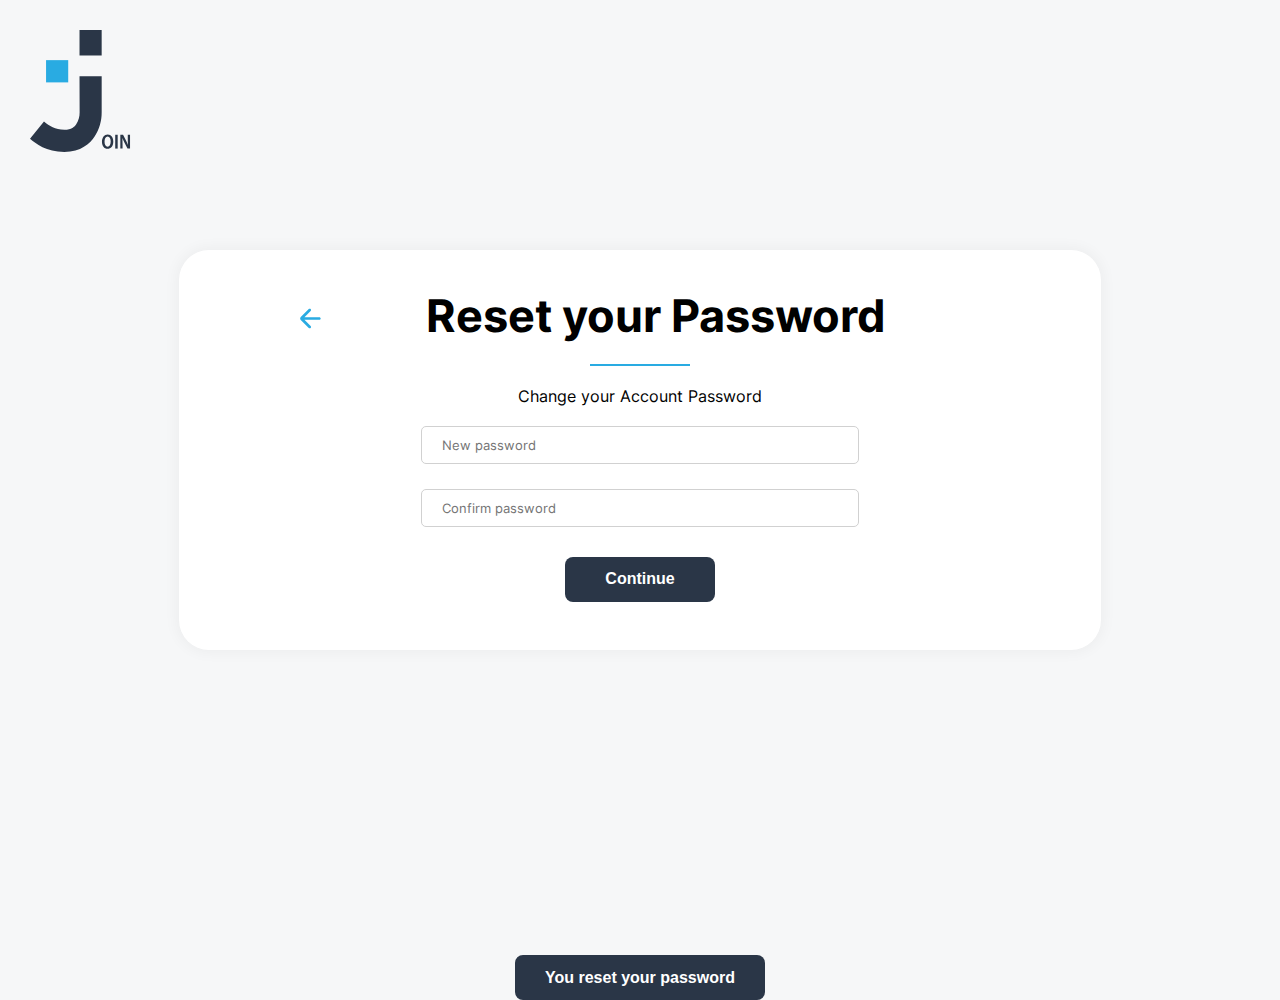
<file: reset.html>
<!DOCTYPE html>
<html lang="en">
<head>
    <meta charset="UTF-8">
    <meta name="viewport" content="width=device-width, initial-scale=1.0">
    <link rel="stylesheet" href="styles/fonts.css">
    <link rel="stylesheet" href="styles/reset.css">
    <link rel="stylesheet" href="./styles/scrollbar.css" />
    <script src="js/script.js"></script>
    <script src="js/storage.js"></script>
    <script src="js/delete.js"></script>
    <link rel="icon" type="image/x-icon" href="assets/img/join_logo_dark.png"/>
    <title>Join | Reset Password</title>

</head>
<body >
    <div class="forgot-page">
        <div class="loading-screen">
          <img class="logo" src="assets/img/join_logo.svg" />
        </div>
        <div class="login-container">
          <div class="header">
            <a href="index.html">
            <img class="arrow" src="assets/img/arrow_left.svg">
          </a>
            <h1>Reset your Password</h1>
          </div>
          <form id="resetForm" onsubmit="resetPassword(); return false;">
            <div class="line"></div>
            <div class="paragraph">
              <span>Change your Account Password</span>
            </div>
            <br>
            <div class="input-container">
              <input id="password" type="password" placeholder="New password" required />
              <input id="confirmpassword" type="password" placeholder="Confirm password" required />
              <span id="error" style="display: none"
              >Ups! Your new Password doesn't match. Try again.
            </span>
            </div>
            
            <div class="login-buttons">
              <button id="login">Continue</button>
            </div>
          </form>
        </div>
        <div class="overlay"></div>
        <button class="fly-in-button">You reset your password</button>
        <script src="js/reset.js"></script>
</body>
</html>
</file>
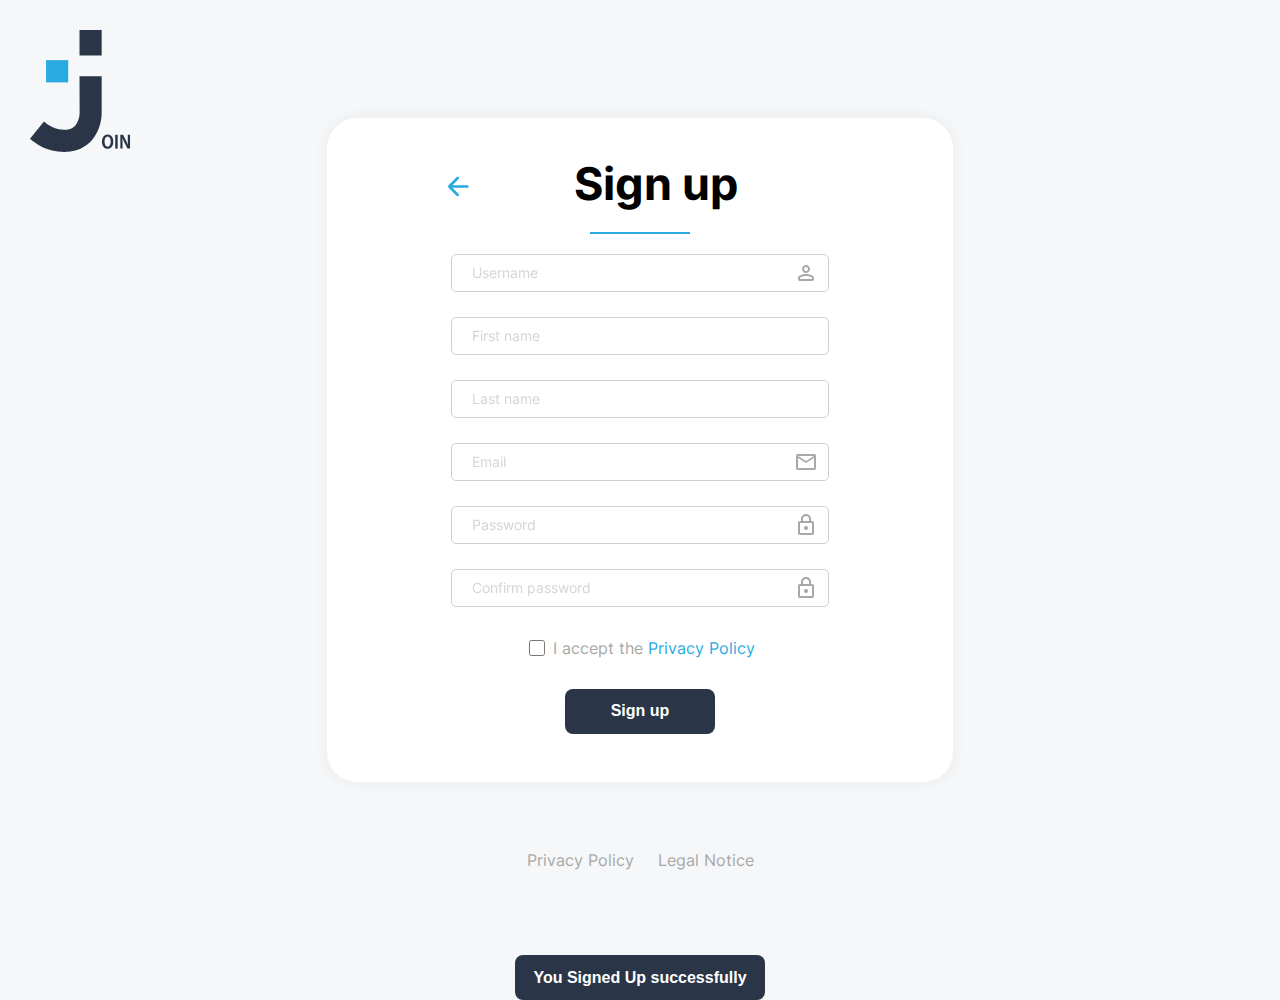
<file: signup.html>
<!DOCTYPE html>
<html lang="en">
<head>
    <meta charset="UTF-8">
    <meta name="viewport" content="width=device-width, initial-scale=1.0">
    <link rel="stylesheet" href="styles/fonts.css">
    <link rel="stylesheet" href="styles/signup.css">
    <link rel="stylesheet" href="./styles/scrollbar.css" />
    <link rel="icon" type="image/x-icon" href="assets/img/join_logo_dark.png"/>
    <script src="js/storage.js"></script>
    <script src="./js/script.js"></script>
    <script src="js/contacts.class.js"></script>
    <script src="js/script_templates.js"></script>
    <script src="js/contacts.js"></script>
    
    <title>Join | Sign Up</title>
</head>
<body>
    <div class="sign-page">
        <div class="loading-screen">
          <img class="logo" src="assets/img/join_logo.svg" />
        </div>
        <div class="login-container">
          <div class="header">
            <a href="index.html">
            <img class="arrow" src="assets/img/arrow_left.svg">
        </a>
            <h1>Sign up</h1>
          </div>
          <form id="signup-form">
            <div class="line"></div>
            <div class="input-container">
              <input id="name" class="name" type="text" placeholder="Username" required/>
              <span class="error" id="error_name" style="display: none"></span>
              <input id="firstname" class="name" type="text" placeholder="First name" required oninput="capitalizeName('firstname')"/>
              <input id="lastname" class="name" type="text" placeholder="Last name" required oninput="capitalizeName('lastname')"/>
              <input id="email" type="email" placeholder="Email" required/>
              <span class="error" id="error_email" style="display: none">Please enter a valid email</span>
              <input id="password" type="password" placeholder="Password" required/>
              <span class="error" id="error_password" style="display: none"></span>
              <input id="confirmpassword" type="password" placeholder="Confirm password" required/>
              <span class="error" id="error_confirm" style="display: none"></span>
            </div>
            <div class="options">
                <div class="privacy-container">
                  <input id="privacy" type="checkbox" required/>
                  <label class="label" for="privacy">I accept the <a target="_blank" href="privacy_police.html">Privacy Policy</a></label>
                </div>
              </div>
            <div class="signup-buttons">
              <button id="signup">Sign up</button>
            </div>
          </form>
          
        </div>
        <div class="overlay"></div>
        <button class="fly-in-button">You Signed Up successfully</button>
        <footer class="footer">
            <a href="privacy_police.html" target="_blank">Privacy Policy</a>
            <a href="legal_notice.html" target="_blank">Legal Notice</a>
          </footer>
          <script src="js/register.js"></script>
</body>
</html>
</file>
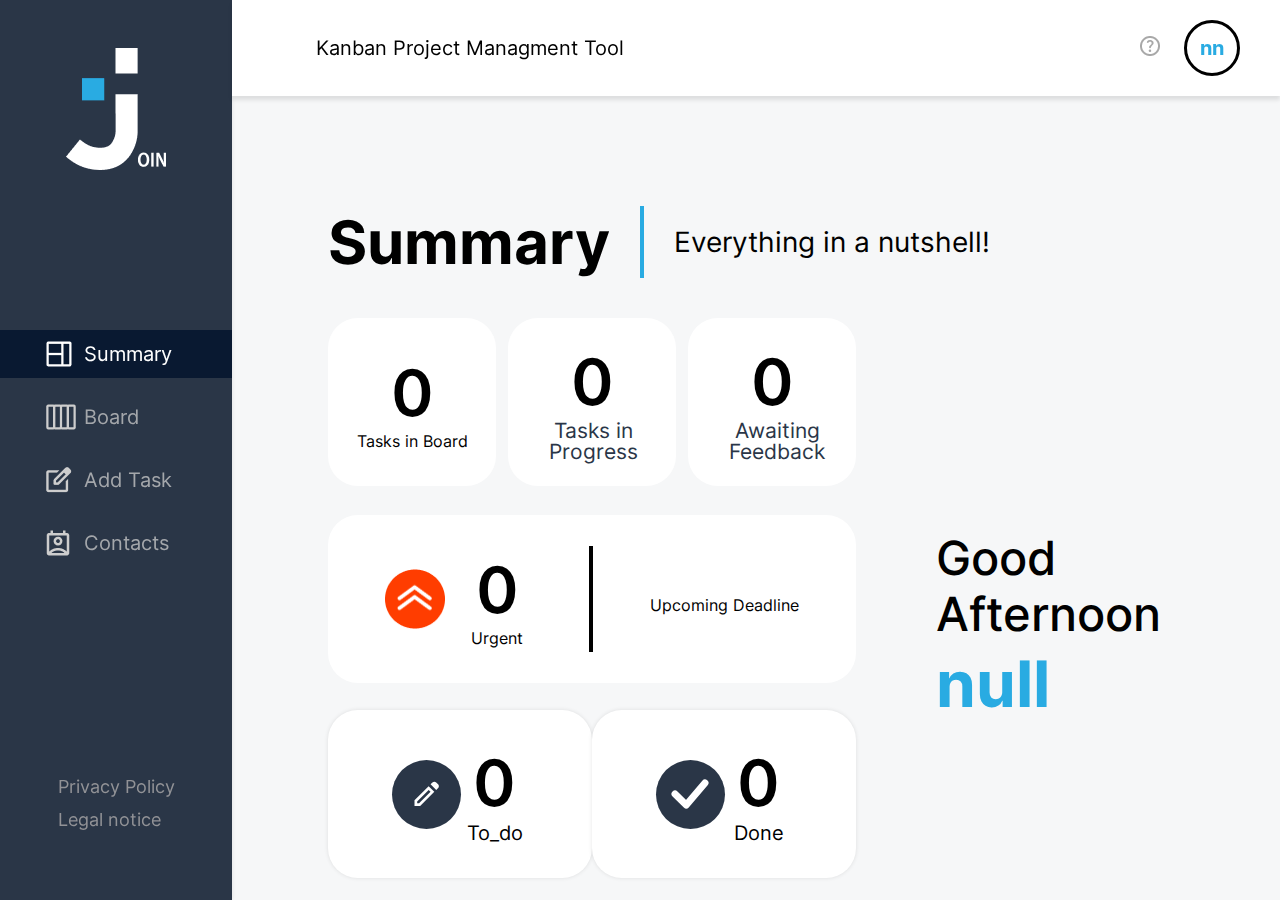
<file: summary.html>
<!DOCTYPE html>
<html lang="en">

<head>
    <meta charset="UTF-8">
    <meta name="viewport" content="width=device-width, initial-scale=1.0">
    <link rel="stylesheet" href="styles/style_template.css">
    <link rel="stylesheet" href="styles/summary.css">
    <link rel="stylesheet" href="styles/fonts.css">
    <link rel="stylesheet" href="styles/responsiveness.css">
    <link rel="stylesheet" href="./styles/scrollbar.css" />
    <link rel="icon" type="image/x-icon" href="assets/img/join_logo_dark.png"/>
    
    <script src="js/script_templates.js"></script>

    <script src="./js/script.js"></script>
    <script src="js/storage.js"></script>
    <script src="js/add_task.js"></script>
    <script src="js/board_add.js"></script>
    <script src="js/save_add_tasks.js"></script>
    <script src="js/delete.js"></script>
    <script src="js/board.js"></script>
    <script src="js/board_edit.js"></script>
    <script src="js/summary.js"></script>
    <script src="js/delete.js"></script>
    <title>JOIN | Summary</title>
</head>

<body onload="initTemplate('summary'), loadSummary()">
    <div w3-include-html="assets/templates/desktop_template.html"></div>
    <div w3-include-html="assets/templates/mobile_template.html"></div>
    <div id="summary">
        <div id="summary_container_top">
            <div id="summary_top_text">Summary</div>
            <div id="summary_top_stroke"></div>
            <div id="summary_top_title">Everything in a nutshell!</div>
            <div id="summary_top_stroke_2"></div>
        </div>
        <div id="summary_container_bottom">
            <div id="summary_container_bottom_left">
                <div id="summary_bottom_stats">
                    <div id="summary_bottom_stats_top">
                        <div id="tasks_in_Board" class="summary_bottom_stats_container" onclick="openBoard()">
                            <div id="tasks_in_Board_number" class="summary_number"></div>
                            <div id="tasks_in_Board_text" class="summary_bottom_stats_container_hover">Tasks in Board
                            </div>
                        </div>
                        <div id="tasks_in_progress" class="summary_bottom_stats_container" onclick="openBoard()">
                            <div id="tasks_in_progress_number" class="summary_number"></div>
                            <div id="tasks_in_progress_text" class="summary_bottom_stats_container_text">Tasks in
                                Progress
                            </div>
                        </div>
                        <div id="awaiting_feedback" class="summary_bottom_stats_container" onclick="openBoard()">
                            <div id="awaiting_feedback_number" class="summary_number"></div>
                            <div id="awaiting_feedback_text" class="summary_bottom_stats_container_text">Awaiting
                                Feedback
                            </div>
                        </div>
                    </div>
                </div>
                <div id="summary_bottom_stats_mid" class="hoverStatContainer" onclick="openBoard()">
                    <div id="summary_bottom_stats_mid_left">
                        <img src="assets/img/summary_urgent.png" alt="">
                        <div id="summary_bottom_stats_mid_left_container">
                            <div id="summary_bottom_stats_mid_left_container_number" class="summary_number">1</div>
                            <div id="summary_bottom_stats_mid_left_container_text">Urgent</div>
                        </div>
                    </div>
                    <div id="summary_bottom_stats_mid_mid"></div>
                    <div id="summary_bottom_stats_mid_right">
                        <div id="summary_bottom_stats_mid_right_date"></div>
                        <div id="summary_bottom_stats_mid_right_text"> Upcoming Deadline</div>
                    </div>
                </div>
                <div id="summary_bottom_stats_bottom">
                    <div id="summary_bottom_stats_bottom_left" class="summary_bottom_stats_bottom_container" onclick="openBoard()">
                        <div class="imgBottomContainer"><img src="assets/img/edit.svg" alt=""></div>
                        <div id="summary_bottom_stats_bottom_left_todo" class="summary_bottom_stats_bottom_stat">
                            <div id="summary_bottom_stats_bottom_left_todo_number" class="summary_number"></div>
                            <div id="summary_bottom_stats_bottom_left_todo_text" class="summary_text">To_do</div>
                        </div>
                    </div>
                    <div id="summary_bottom_stats_bottom_right" class="summary_bottom_stats_bottom_container" onclick="openBoard()">
                        <div class="imgBottomContainer"><img src="assets/img/hook.svg" alt=""></div>
                        <div id="summary_bottom_stats_bottom_right_done" class="summary_bottom_stats_bottom_stat">
                            <div id="summary_bottom_stats_bottom_right_done_number" class="summary_number"></div>
                            <div id="summary_bottom_stats_bottom_right_done_text" class="summary_text">Done</div>
                        </div>
                    </div>
                </div>
            </div>
            <div id="summary_container_bottom_right">
                <div id="summary_container_bottom_right_greeting"></div>
                <div id="summary_container_bottom_right_Name"></div>
            </div>
        </div>
    </div>

</body>

</html>
</file>
<file: styles/scrollbar.css>
/* Scrollbar Design */

::-webkit-scrollbar{
    width: 15px;
    border-radius: 10px;
}

::-webkit-scrollbar-thumb {
    background: #2A3647; 
    border-radius: 10px;
}

::-webkit-scrollbar-thumb:hover {    
    background: #29ABE2; 
  }

  #contacts_container::-webkit-scrollbar {
    width: 10px;
  }
  
  #contacts_container::-webkit-scrollbar-thumb {
    background: #2A3647; 
    border-radius: 10px;
  }
</file>
<file: styles/fonts.css>
/* inter-100 - latin */
@font-face {
  font-display: swap; /* Check https://developer.mozilla.org/en-US/docs/Web/CSS/@font-face/font-display for other options. */
  font-family: "Inter";
  font-style: normal;
  font-weight: 100;
  src: url("../assets/fonts/inter-v12-latin-100.woff2") format("woff2"); /* Chrome 36+, Opera 23+, Firefox 39+, Safari 12+, iOS 10+ */
}
/* inter-200 - latin */
@font-face {
  font-display: swap; /* Check https://developer.mozilla.org/en-US/docs/Web/CSS/@font-face/font-display for other options. */
  font-family: "Inter";
  font-style: normal;
  font-weight: 200;
  src: url("../assets/fonts/inter-v12-latin-200.woff2") format("woff2"); /* Chrome 36+, Opera 23+, Firefox 39+, Safari 12+, iOS 10+ */
}
/* inter-300 - latin */
@font-face {
  font-display: swap; /* Check https://developer.mozilla.org/en-US/docs/Web/CSS/@font-face/font-display for other options. */
  font-family: "Inter";
  font-style: normal;
  font-weight: 300;
  src: url("../assets/fonts/inter-v12-latin-300.woff2") format("woff2"); /* Chrome 36+, Opera 23+, Firefox 39+, Safari 12+, iOS 10+ */
}
/* inter-regular - latin */
@font-face {
  font-display: swap; /* Check https://developer.mozilla.org/en-US/docs/Web/CSS/@font-face/font-display for other options. */
  font-family: "Inter";
  font-style: normal;
  font-weight: 400;
  src: url("../assets/fonts/inter-v12-latin-regular.woff2") format("woff2"); /* Chrome 36+, Opera 23+, Firefox 39+, Safari 12+, iOS 10+ */
}
/* inter-500 - latin */
@font-face {
  font-display: swap; /* Check https://developer.mozilla.org/en-US/docs/Web/CSS/@font-face/font-display for other options. */
  font-family: "Inter";
  font-style: normal;
  font-weight: 500;
  src: url("../assets/fonts/inter-v12-latin-500.woff2") format("woff2"); /* Chrome 36+, Opera 23+, Firefox 39+, Safari 12+, iOS 10+ */
}
/* inter-600 - latin */
@font-face {
  font-display: swap; /* Check https://developer.mozilla.org/en-US/docs/Web/CSS/@font-face/font-display for other options. */
  font-family: "Inter";
  font-style: normal;
  font-weight: 600;
  src: url("../assets/fonts/inter-v12-latin-600.woff2") format("woff2"); /* Chrome 36+, Opera 23+, Firefox 39+, Safari 12+, iOS 10+ */
}
/* inter-700 - latin */
@font-face {
  font-display: swap; /* Check https://developer.mozilla.org/en-US/docs/Web/CSS/@font-face/font-display for other options. */
  font-family: "Inter";
  font-style: normal;
  font-weight: 700;
  src: url("../assets/fonts/inter-v12-latin-700.woff2") format("woff2"); /* Chrome 36+, Opera 23+, Firefox 39+, Safari 12+, iOS 10+ */
}
/* inter-800 - latin */
@font-face {
  font-display: swap; /* Check https://developer.mozilla.org/en-US/docs/Web/CSS/@font-face/font-display for other options. */
  font-family: "Inter";
  font-style: normal;
  font-weight: 800;
  src: url("../assets/fonts/inter-v12-latin-800.woff2") format("woff2"); /* Chrome 36+, Opera 23+, Firefox 39+, Safari 12+, iOS 10+ */
}
/* inter-900 - latin */
@font-face {
  font-display: swap; /* Check https://developer.mozilla.org/en-US/docs/Web/CSS/@font-face/font-display for other options. */
  font-family: "Inter";
  font-style: normal;
  font-weight: 900;
  src: url("../assets/fonts/inter-v12-latin-900.woff2") format("woff2"); /* Chrome 36+, Opera 23+, Firefox 39+, Safari 12+, iOS 10+ */
}
</file>
<file: styles/main.css>
body {
  margin: 0;
  background-color: #f6f7f8;
  font-family: "Inter";
}

.main-page {
  display: flex;
  justify-content: center;
  align-items: center;
  width: 100vw;
  height: 100vh;
  position: relative;
  overflow: hidden;
}

.signup-container {
  display: flex;
  justify-content: center;
  align-items: center;
  gap: 30px;
  position: absolute;
  top: 30px;
  right: 30px;
}

.sign-btn {
  border-radius: 8px;
  width: 100px;
  height: 45px;
  background: #2a3647;
  color: white;
  font-weight: bold;
  font-size: 16px;
  border-style: unset;
}

.loading-screen {
  top: 30px;
  left: 30px;
  background-color: #f6f7f8;
  width: 100vw;
  height: 100vh;
  opacity: 1;
  visibility: visible;
  z-index: 9999;
  transition: opacity 200ms ease-out, visibility 200ms ease-out;
  position: absolute;
  animation: resizeLogo 2s ease-in-out forwards 700ms;
}
.loading-screen-mobile {
  display: none;
}
.logo {
  width: 100%;
  height: 100%;
}

@keyframes resizeLogo {
  0% {
    max-width: 100%;
    max-height: 100%;
  }
  100% {
    max-width: 150px;
    max-height: 150px;
  }
}

#login-form {
  display: flex;
  flex-direction: column;
  align-items: center;
}

.login-container {
  background-color: #ffffff;
  padding: 48px 115px;
  border-radius: 30px;
  box-shadow: 0px 0px 14px 3px rgba(0, 0, 0, 0.04);
}

.login-container h1 {
  margin-top: -10px;
  text-align: center;
  font-size: 45px;
}

.line {
  width: 100px;
  height: 2px;
  background-color: #29abe2;
  margin-top: -10px;
  margin-bottom: 20px;
}

#login {
  border-radius: 8px;
  height: 45px;
  width: 120px;
  background: #2a3647;
  color: white;
  font-weight: bold;
  font-size: 16px;
  transition: 0s background-color;
  border-style: unset;
}

#login:hover {
  background: #29abe2;
  transition-delay: 0.08s;
}

#login:hover,
#guest-login:hover,
.sign-btn:hover {
  cursor: pointer;
}

#login:hover,
.sign-btn:hover {
  background: #29abe2;
}

#guest-login:hover{
  color: #29abe2;
  border-color: #29abe2;
}
#guest-login {
  border-radius: 8px;
  height: 45px;
  width: 120px;
  background: #ffffff;
  color: black;
  font-weight: bold;
  font-size: 16px;
}

#remember-link {
  text-decoration: none;
  color: #29abe2;
  font-weight: 400;
  font-size: 16px;
}

.options {
  display: flex;
  justify-content: center;
  align-items: center;
  gap: 20px;
  margin-bottom: 30px;
  margin-top: 30px;
}

.login-buttons {
  display: flex;
  gap: 40px;
}

#remember {
  width: 16px;
  height: 16px;
  color: #2a3647;
  font-weight: 400;
  font-size: 16px;
}

.remember-container {
  display: flex;
  justify-content: center;
  align-items: center;
  gap: 5px;
}

#usermail,
#password {
  padding: 10px;
  width: 100%;
  border-radius: 5px;
  border-color: #d1d1d1;
  border: 1px solid #d1d1d1;
  text-indent: 10px;
  font-family: "Inter";
}

#usermail::placeholder {
  color: #d1d1d1;
  opacity: 0.9;
  font-weight: 400;
  text-indent: 10px;
  font-size: 14px;
}

#usermail {
  background-image: url("../assets/img/mail.png");
  background-repeat: no-repeat;
  background-position: center right 10px;
}

#password {
  background-image: url("../assets/img/lock.png");
  background-repeat: no-repeat;
  background-position: center right 10px;
}

#password::placeholder {
  color: #d1d1d1;
  opacity: 0.9;
  font-weight: 400;
  text-indent: 10px;
  font-size: 14px;
}

.input-container {
  display: flex;
  flex-direction: column;
  justify-content: center;
  align-items: center;
  gap: 25px;
  width: 100%;
  margin-bottom: 10px;
}

.footer {
  display: flex;
  justify-content: center;
  gap: 24px;
  position: absolute;
  bottom: 30px;
}

.footer a {
  text-decoration: none;
  color: #a8a8a8;
}

.border-red {
  border-color: red !important;
  outline: none;
}

#error {
  display: flex;
  color: red;
  margin-top: -20px;
  margin-left: -10px;
  align-self: flex-start;
  font-size: 12px;
}

@media (max-width: 600px) {
  .loading-screen {
    display: flex;
    transition: unset;
    position: absolute;
    transition: opacity 100ms ease-out, visibility 100ms ease-out;
    position: absolute;
    animation: resizeLogo 0.8s ease-in-out forwards 500ms;
  }

  .loading-screen-mobile {
    display: flex;
    justify-content: center;
    align-items: center;
    top: 0;
    left: 0;
    background-color: #2a3647;
    width: 100vw;
    height: 100vh;
    opacity: 1;
    visibility: visible;
    z-index: 9999;
    transition: opacity 100ms ease-out, visibility 100ms ease-out;
    position: absolute;
    animation: resizeLogoMobile 0.8s ease-in-out forwards 500ms;
  }

  .loading-screen-mobile img {
    height: 150px;
    width: 150px;
  }

  @keyframes resizeLogoMobile {
    0% {
      max-width: 100%;
      max-height: 100%;
    }
    90% {
      opacity: 0;
      display: none;
      top: 40px;
      left: 40px;
    }
    100% {
      max-width: 0%;
      max-height: 0%;
      display: none;
      top: 40px;
      left: 40px;
    }
  }

  @keyframes resizeLogo {
    0% {
      max-width: 100%;
      max-height: 100%;
      display: none;
      opacity: 0;
    }

    50% {
      max-width: 150px;
      max-height: 150px;
      opacity: 0;
      display: none;
    }

    100% {
      max-width: 80px;
      max-height: 80px;
      opacity: 1;
      display: flex;
    }
  }

  .login-container {
    padding: 57px 80px;
  }

  .signup-container {
    top: unset;
    bottom: 10vh;
    right: 20vw;
  }

  .login-buttons {
    flex-direction: column;
    gap: 15px;
  }

  #login {
    width: 170px;
  }

  #guest-login {
    width: 170px;
  }

  .options {
    flex-direction: column;
  }

  .options a {
    order: -1;
  }
}

@media (max-width: 375px) {
  .loading-screen img {
    background-color: unset;
    display: none;
  }

  .loading-screen {
    background-color: unset;
    display: none;
  }

  .login-container {
    margin-top: 60px;
    padding: 24px 37px;
  }

  .main-page {
    align-items: flex-start;
  }
}
</file>
<file: styles/add_task_left.css>
/*general or applicable to more than one part*/
body {
  background-color: rgb(245, 245, 245);
  font-family: "inter";
  display: flex;
  margin:0;
}

form {
  width: 100%
}

button {
  border-style: none;
}

.hover {
  cursor: pointer;
}

.padding {
  padding: 13px 21px 13px 21px;
}

.height51 {
  height: 51px;
}

.roundedBorder {
  border-radius: 10px;
  padding-bottom: 4px;
  background-color: white;
}

.hidden {
  display: none !important;
}

input:focus-visible {
  outline: none;
}

input:-webkit-autofill,
input:-webkit-autofill:hover, 
input:-webkit-autofill:focus {
  -webkit-text-fill-color: black;
  -webkit-box-shadow: 0 0 0px 40rem #ffff inset;
  border: none;
}

.alert {
  margin-top: 8px;
  color: red;
}

/*upperPart of add Task*/
.addTaskContainer {
  margin-top: 207px;
  margin-left: 328px;
  margin-right: 96px;
  margin-bottom: 40px;
  box-sizing: border-box;
  width: calc(100% - 424px); 
}

#addTaskTitle {
  font-size: 61px;
  font-weight: 700;
}
.addTaskSubContainer {
  display: flex;
  margin-bottom: 40px;
}

.addTaskContainerSides {
  width: 100%;
  height: 551px;
}

.addTaskContainerBoxes {
  width: 100%;
}

.addTaskLabels {
  font-size: 20px;
}

.inputsAddTask {
  width: 100%;
  border-radius: 10px;
  gap: 10px;
  border: 1px solid rgb(209, 209, 209);
  font-size: 20px;
  box-sizing: border-box;
  font-family: "inter" !important;
}

.addTaskContainer textarea {
  height: 119px;
  padding: 18px 21px 18px 21px;
  box-sizing: border-box;
  font-family: "inter" !important;
}

textarea:focus-visible {
  outline: none;
}

/*Part of Category and Contacts*/
.inputWithList {
  display: flex;
  justify-content: space-between;
  align-items: center;
  background-color: white;
  padding: 18px 21px 18px 0px;
  border-radius: 10px;
  width: 100%;
  font-size: 20px;
  box-sizing: border-box;
  font-family: "inter" !important;
}

.selection {
  display: flex;
  justify-content: space-between;
  align-items: center;
  padding: 0px 21px 0px 21px !important;
  border-radius: 10px;
  border: 1px solid transparent;
  font-size: 20px;
}

#selection img {
  height: 24px;
}

#selection img:hover {
  cursor: pointer;
}

.option {
  display: flex;
  justify-content: space-between;
  align-items: center;
  font-size: 20px;
  padding: 0px 20px 4px 21px !important;
}

.option:hover {
  background-color: rgb(209, 209, 209);
  cursor: pointer;
  height: 30px;
}

.categoryLine {
  display: flex;
  justify-content: flex-start;
  gap: 10px;
  width: 100%;
}

/*specific for category only*/
.inputCategory {
  display: flex;
  align-items: center;
}

.circle {
  width: 20px;
  height: 20px;
  border: 2px solid rgb(255, 255, 255);
  border-radius: 50%;
}

.selectedCategoryBox {
  display: flex;
  justify-content: space-between;
  align-items: center;
  padding: 0 !important;
  width: 100%;
  height: 51px;
}

.selectedCategory {
  display: flex;
  gap: 10px;
  justify-content: flex-start;
  align-items: center;
  font-size: 20px;
  padding: 0;
}

#newCategoryName {
  width: 100%;
  padding: 13px 21px 13px 0px;
  gap: 10px;
  border: none;
  font-size: 20px;
  box-sizing: border-box;
  font-family: "inter" !important;
}

#newCategoryName:focus-visible {
  outline: none;
}

.iconsNewCategory {
  height: 20px;
  width: 20px;
}

.iconsNewCategory img {
  height: 20px;
  width: 20px;
}

.dividerSmall {
  width: 1px;
  background-color: rgb(209, 209, 209);
  margin-left: 8px;
  margin-right: 8px;
  height: 30px;
}

#newCategoryDots {
  display: flex;
  margin: 16px;
  gap: 16px;
}

.selected {
  box-shadow: 0px 4px rgba(0, 0, 0, 0.1);
}
/*specific for delete category*/
#confirmDeleteCategory{
  position: fixed;
  z-index: 12;
  top: 50%;
  left: 50%;
  width: 300px;
  height: 180px;
  transform: translate(-50%, -50%);
  background-color: white;
  display: flex;
  justify-content: center;
  align-items: center;
  flex-direction: column;
  border-radius: 32px;
  border: 2px solid #2A3647;
  gap: 24px;
}

#confirmDeleteCategoryQuestion{
  font-size: 26px;
  font-weight: 700;
  color: #2A3647;
}

#confirmDeleteCategoryAnswers{
  display: flex;
  width: 210px;
  height: 50px;
}

#confirmDeleteCategoryAnswersYes{
  width: 50%;
  height: 100%;
  border-radius: 10px 0 0 10px;
  border: 1px solid #2A3647;
  display: flex;
  justify-content: center;
  align-items: center;
  background-color: #2A3647;
  color: white;
  cursor: pointer;
}

#confirmDeleteCategoryAnswersNo{
  width: 50%;
  height: 100%;
  border-radius: 0 10px 10px 0 ;
  border: 1px solid #2A3647;
  background-color: #FFFFFF;
  display: flex;
  justify-content: center;
  align-items: center;
  cursor: pointer;
}

#confirmDeleteCategoryAnswersYes:hover{
  background-color: #29ABE2;
  border-color: #29ABE2;
  
}

#confirmDeleteCategoryAnswersNo:hover{
  border-color: #29ABE2;
  color: #29ABE2;    
}

/*Specific for Assign Contacts*/
.selectContactToAssign img {
  height: 24px;
}

.selectContactToAssign img:hover {
  cursor: pointer;
}

.contactList {
  justify-content: space-between;
  background-color: white;
}

.checkBoxChecked {
 background-color: black;
  height: 12px;
  width: 12px;
}

.newContact {
  height: 16px;
  width: 16px;
  display: flex;
  align-items: center;
  justify-content: center;
}

.newContact img {
    filter: brightness(1) invert(1);
}

#AddTaskAssignedChangable {
  display: flex;
  gap: 8px;
}

#contactsOptionsAdd {
  overflow: scroll;
  height: 120px;
}

.circleAcronym {
  width: 32px;
  height: 32px;
  border: 2px solid rgb(255, 255, 255);
  border-radius: 50%;
  display: flex;
  align-items: center;
  justify-content: center;
  color: white;
  margin-bottom: 40px;
  font-size: 14px;
}
</file>
<file: styles/add_tasks_right.css>
/*Divider between left and right side*/
.divider {
    width: 1px;
    background-color: rgb(209, 209, 209);
    margin-left: 59px;
    margin-right: 59px;
    margin-bottom: 8px;
    height: 551px;
  }
  
  /*specific for priorities*/
  #prioContainer {
    display: flex;
    width: 100%;
    justify-content: space-between;
    gap: 10px;
  }
  
  .prio {
    padding: 18px 10px 18px 10px;
    border-radius: 10px;
    border: 1px solid rgb(209, 209, 209);
    width: calc(33% - 10px);
    box-sizing: border-box;
    font-size: 20px;
    display: flex;
    align-items: center;
    justify-content: space-around;
    background-color: white;
  }
  
  .prio:hover {
    box-shadow: 0px 4px rgba(0, 0, 0, 0.1);
    transform: scale(1.1);
  }
  
  .prio img {
    width: 20px;
    height: 14.51px;
    flex-shrink: 0;
  }
  
  .urgent {
    background-color: rgb(255, 61, 0);
    color: white;
  }
  
  .medium {
    background-color: rgb(255, 168, 0);
    color: white;
  }
  
  .low {
    background-color: rgb(122, 226, 41);
    color: white;
  }
  
  /*specific for subtasks*/
  .addSubTask {
    width: 100%;
    border-radius: 10px;
    gap: 10px;
    border: 1px solid rgb(209, 209, 209);
    font-size: 20px;
    box-sizing: border-box;
    background-color: white;
    display: flex;
    justify-content: space-between;
    align-items: center;
  }
  
  .inputSubtask {
    border: none;
    border-radius: 10px;
    padding: 13px 21px 13px 21px;
    flex-grow: 2;
  }
  
  .inputSubtask:focus-visible {
    outline: rgb(245, 245, 245);
  }
  
  .buttonAddSubTask {
    height: 24px;
    width: 24px;
    font-size: 20px;
    margin: 9px;
  }
  
  .buttonAddSubTask:hover {
    cursor: pointer;
  }
  .subTasks {
    overflow: auto;
    max-height: 180px;
  }
  
  .subTaskBox {
    display: flex;
    gap: 20px;
    margin-top: 8px;
    margin-bottom: 8px;
  }
  
  .buttonAddSubTask img {
    width: 24px;
    height: 24px;
  }
  
  .checkBox {
    border: solid black 1px;
    height: 16px;
    width: 16px;
    border-radius: 3px;
    overflow: visible;
    display: flex;
    align-items: center;
    justify-content: center;
  }
  
  .checkBox img {
    height: 24px;
  }
  
  .subtask {
    font-size: 16px;
  }
  
  /*lower part to finalize addTasks*/
  .finalizeTask {
    display: flex;
    justify-content: flex-end;
    gap: 25px;
    margin-bottom: 40px;
  }
  
  .buttonAddTask {
    height: 55px;
    border-radius: 10px;
    display: flex;
    justify-content: center;
    align-items: center;
    width: fit-content;
  }
  
  .clear {
    border: 1px solid rgb(42, 54, 71);
    font-weight: 400;
    padding: 18px 15px;
    font-size: 20px;
    gap: 10px;
  }
  
  .clear img {
      transform: rotate(45deg);
  }
  
  .create {
    background-color: rgb(42, 54, 71);
    color: white;
    font-weight: 700;
    font-size: 21px;
    gap: 4px;
    position: relative;
    border-style: none;
  }
  
  .clear:hover {
    border: 1px solid rgb(41, 171, 226);
    color: rgb(41, 171, 226);
  }
  
  .clear:hover svg path {
    stroke: rgb(41, 171, 226);
  }
  
  .create:hover {
    background-color: rgb(41, 171, 226);
    border: 1px solid rgb(41, 171, 226);
  }
  
  #popupNotice {
   background-color: rgb(42, 54, 71);
   font-size: 20px;
   padding: 0px 15px;
   color: white;
   margin-right: 16px;
   position: fixed;
   left: 33%;
   bottom: -1500px;
   display: none;
  }
  
  .visible {
    bottom: 116px !important;
    display:flex !important;
    animation: slideInBottom 0.5s forwards;
  }

  @keyframes slideInBottom {
    from {
      transform: translateY(200%);
    }
    to {
      transform: translateY(0);
    }
  }
</file>
<file: styles/responsiveness.css>
#mobileFooter {
  display: none;
}

#mobileHeader {
  display: none;
}

#mobile_topbar_icons{
  padding-right: 40px;
  display: flex;
  gap: 24px;
  display: flex;
  align-items: center;
  cursor: pointer;
}

#mobile_topbar_Icons_Username{
  z-index: 8;
  width: 50px;
  height: 50px;
  border: 3px solid black;
  border-radius: 30px;
  display: flex;
  justify-content: center;
  align-items: center;
  font-weight: bold;
  color: #29ABE2;
  cursor: pointer;
}

@media (max-width: 1450px) {
.addTaskContainer {
  width: calc(100%-232px);
}
.divider {
  margin-left: 20px;
  margin-right: 20px;
}
  .addTaskContainerSides {
    width: 80%;
  }
}

@media (max-width: 1200px) {
  .addTaskContainer {
    margin: 207px 32px 0 328px;
  }

  .addTaskSubContainer {
    flex-direction: column;
  }
  .divider {
    display: none;
  }
  .addTaskContainerSides {
    height: fit-content;
  }
}

@media (max-width: 900px) {
  .addTaskContainer {
    margin: 118px 0px 60px 0px;
    width: 100%;
    display: flex;
    flex-direction: column;
    align-items: stretch;
  }
  .addTaskSubContainer {
    align-items: center;
    font-size: 16px !important;
  }
  #addTaskTitle {
    font-size: 47px;
    margin-left: 32px;
  }


  #sidebar {
    display: none !important;
  }
  #topbar {
    display: none !important;
  }

  #mobileHeader {
    display: flex;
    justify-content: space-between;
    align-items: center;
    position: fixed;
    top: 0;
    left: 0;
    right: 0;
    z-index: 10;
    font-family: "Inter";
    height: 80px;
    padding-left: 20px;
    font-size: 20px;
    background-color: white;
    box-shadow: 0px 4px 4px rgba(0, 0, 0, 0.1);
  }

  .mobileAddTaskHeader {
    display: flex;
    justify-content: space-between;
  }

  .mobileClearButton {
    display: flex !important;
  }

  .clear {
    display: none;
  }

  .create {
    margin-right: 40px;
  }

  #mobileFooter {
    display: flex;
    z-index: 10;
    position: fixed;
    bottom: 0;
    left: 0;
    right: 0;
    background-color: #2a3647;
    display: flex;
    height: 80px;
    padding: 0px 16px;
    justify-content: space-between;
    align-items: center;
    flex-shrink: 0;
  }
  .mobileCategory_line {
    display: flex;
    flex-direction: column;
    justify-content: center;
    align-items: center;
    height: 76px;
    width: 76px;
  }

  .footerLink {
    color: white;
    text-decoration: none;
  }

  .supportPage {
    margin: 118px 32px 100px 32px;
    width: 90%;
    display: flex;
    flex-direction: column;
    align-items: stretch;
  }
}

@media (max-width: 500px) {

  #addTaskTitle {
    margin: 16px;
  }
  .addTaskLabels {
    font-size: 16px;
  }
.inputsAddTask {
  font-size: 16px;
}
  .selection {
    width: 100%;
    font-size: 16px;
  }

  .prio {
    font-size: 16px;
    height: 41px;
    padding: 8px 10px;
    gap: 8px;
  }

  .visible {
    bottom: 200px !important;
  }

  #popupNotice {
    left: 25%;
   }

   #addTaskBoardContainer {
    width: 100%;
    padding:0;
   }
}

@media (max-width: 400px) {
  .prio {
    font-size: 12px;
    height: 41px;
    padding: 4px 4px;
    gap: 4px;
  }

  .prio img {
 width:16px;
  }
}
</file>
<file: styles/style_template.css>
body{
    margin: 0;
}

#sidebar{
    font-family: "Inter";
    z-index: 8;
    background-color: #2A3647;
    color: #A4A7AB;
    position: fixed;
    top: 0;
    bottom: 0;
    left: 0;
    height: 100%;
    width: 232px;
    display: flex;
    flex-direction: column;
    align-items: center;
    box-shadow: 0 0 4px rgba(0, 0, 0, 0.1);
}

#sidebar_logo{
    width: 100%;
    display: flex;
    justify-content: center;
    margin-top: 48px;
}

.sidebar_link{
    text-decoration: none;
    color: #A4A7AB
}

#sidebar_categories{
    display: flex;
    flex-direction: column;
    justify-content: space-between;
    width:100%;
    font-size: 20px;
    margin: 160px 0;
    gap: 15px;
}

.sidebar_category{
    display: flex;
    justify-content:center;
    align-items: center;  
    object-fit: cover;
    width: 100%;    
    height: 48px;
    cursor: pointer;
}

.sidebar_category:hover{
    background-color: #2A3B54;
}    

.active_category{
    background-color: #091931;
    color: #FFFFFF;
    pointer-events: none;
}

.active_category img{
    filter: brightness(0) invert(1);
}

.sidebar_category_line{
    width: 60%;
    height: 100%;
    display: flex;
    justify-content: flex-start;
    align-items: center;
    gap: 8px;  
}

.sidebar_category_line a{
    text-decoration: none;
    color:inherit;    
}

.category_img {
    height: 30px;
    width: 30px;
    display: flex;
    align-items: center;
    justify-content: flex-start;
}

#sidebar_policies{
    flex: 1;
    font-size: 18px;
    display: flex;
    flex-direction: column;
    align-items: flex-start;
    justify-content: flex-end;
    margin-bottom: 30%;
    gap: 12px;
}

#sidebar_policies a{
    text-decoration: none;
    color: #919296;
}

#sidebar_policies a:hover{
    color: #29ABE2;
}

#topbar{
    z-index: 10;
    font-family: "Inter";
    position: fixed;
    top: 0;
    right: 0;
    left: 232px;
    height: 96px;
    display: flex;
    justify-content: space-between;
    align-items: center;
    font-size: 20px;
    background-color: white;
    box-shadow: 0px 4px 4px rgba(0, 0, 0, 0.1);
}

#topbar_text{
    padding-left: 8%;

}

#topbar_icons{
    padding-right: 40px;
    display: flex;
    gap: 24px;
    display: flex;
    align-items: center;
    cursor: pointer;
}

#topbar_Icons_Username{
    width: 50px;
    height: 50px;
    border: 3px solid black;
    border-radius: 30px;
    display: flex;
    justify-content: center;
    align-items: center;
    font-weight: bold;
    color: #29ABE2;
    cursor: pointer;
}


#popupBar{
    position: fixed;
    top: 96px;
    right: 40px;
    width: 130px;
    height: 86px !important;
    border-radius: 20px 0 20px 20px;
    box-shadow: 0 0 4px ;
    background-color: #2A3647;
    color: #CDCDCD;
    display: flex;
    flex-direction: column;
    align-items: center;
    justify-content: center;    
    font-family: "Inter";
    gap: 12px;
}

#popupBar a{
    text-decoration: none;
    color: #CDCDCD;
    font-size: 16px;
    font-weight: 400;
}

#popupBar a:hover{
    color: #FFFFFF;
}


.d-none{
    display: none !important;
}

.d-flex{
    display: flex;
}

@media (max-width: 400px) {

    .category_img {
      width: 20px;
      justify-content: center;
  }
  
  .mobileCategory_line {
      height: 70px;
      width: 70px;
      font-size: 12px;
  }
  }
</file>
<file: styles/board.css>
html{
    background-color: #F6F7F8;
}

body{
    background-color: #F6F7F8;
    width: 100%;
    height: 100%;
}

#board{
    font-family: 'Inter';
    width: 100vw;
    background-color: #F6F7F8;
}

#board_container_top{
    padding-top: 206px;
    padding-left: 328px;
    width: 1056px;
    height: 73px;
    display: flex;
    align-items: center;
    justify-content: space-between;
}

#board_container_title{
    font-size: 61px;
    font-weight: 700;
    line-height: 73px;
}

#board_container_search_searchfield_mobile{
    display: none;
}

#board_container_search{
    width: 481px;
    height: 55px;
    display: flex;
    gap: 32px;
    align-items: center;
    justify-content: center;
    background-color: #F6F7F8;
}

#board_container_search_searchfield{
    width: 312px;
    height: 48px;
    border-radius: 10px;
    border: 1px solid #A8A8A8;
    display: flex;
    gap: 8px;
    background-color: white;
}

#board_container_search_searchfield_inner{
    padding: 8px 16px;
    width: 280px;
    height: 32px;
    display: flex;
    justify-content: space-between;
    align-items: center;
    cursor: pointer;
}

#board_input::placeholder{
    color: #D1D1D1;
}

input:focus{
    outline: none;
}

#board_input{
    width: 100px;
    height: 19px;
    color: #2A3647;
    border: none;
    font-size: 16px;
    font-weight: 400;
    line-height: 19px;
    cursor: pointer;
}

#board_search_btn{
    width: 48px;
    height: 32px;
    display: flex;
    justify-content: center;
    align-items: center;
    gap: 16px;
    background-color: #ffffff;
    border: none;
    border-left: 1px solid #D1D1D1;
    height: 31px;
    cursor: pointer;
}

#board_search_icon{
    border-radius: 10px;
}

#board_search_icon:hover{   
    background-color: #2A3647;
}

#board_search_icon img:hover{   
    filter: brightness(0) invert(1);
}

#board_container_search_addtask{
    display: flex;
    justify-content: center;
    align-items: center;
    gap: 10px;
    width: 137px;
    height: 55px;
    border-radius: 10px;
    border: 1px solid #2A3647;
    background-color: #2A3647;
    color: #ffffff;
    font-size: 21px;
    font-weight: 700;
    cursor: pointer;
}

#board_container_search_addtask:hover{
    background-color: #29ABE2;
    border: none;
    box-shadow: 0 4px 4px #29ABE2;
}

#board_container_bottom{    
    margin-top: 67px;
    margin-left:297px; 
    width: 1078px;
    height: 661px;
    display: flex;
    gap: 26px;
}

.board_container_bottom_category{
    width: 250px;
    min-height: 20px;
    display: flex;
    flex-direction: column;
    gap: 35px;
    justify-content: flex-start;
    align-items: center;
    border-radius: 30px;
    flex: 1;
}

.board_container_bottom_category_background{
    width: 250px;
    display: flex;
    flex-direction: column;
    gap: 35px;
    justify-content: flex-start;
    align-items: center;
    border-radius: 30px;
    flex: 1;
}

.board_container_bottom_category_title{
    display: flex;
    justify-content: space-between;
    align-items: center;
    width: 230px;
    height: 25px;
    font-size: 21px;
    line-height: 25px;
    white-space: nowrap;
    font-weight: 700;
    cursor: pointer;
}

.board_container_bottom_category_icon{
    width: 24px;
    height: 24px;
    border-radius: 8px;
    border: 2px solid #2A3647;
    display: flex;
    justify-content: center;
    align-items: center;
}

.board_container_bottom_category_icon:hover {
    background-color: rgba(41, 171, 226, 0.15);
}

.board_task_container{
    width: 250px;
    height: 239px;
    border-radius: 30px;
    background-color: #ffffff;
    cursor: pointer;
    box-shadow: 0 0 14 3 rgba(0, 0, 0, 0.04);
    position: relative;
}

.board_task_container_inner{
    width: 209px;
    height: 203px;
    padding: 10%;
    display: flex;
    flex-direction: column;
    justify-content: space-between
}

.lastCategory{
    position: absolute;
    top: 0;
    left: 0;
    right: 0;
    width: 100%;    
    height: 10%;
    border-top-left-radius: 30px;
    border-top-right-radius: 30px;
    background-color: rgba(168, 168, 168, 0.3);
    display: flex;
    align-items: center;
    justify-content: center;
}

.lastCategory:active{
    background-color: rgba(168, 168, 168, 0.8);
}   

.nextCategory{
    position: absolute;
    bottom: 0;
    left: 0;
    right: 0;
    width: 100%;
    height: 10%;
    border-bottom-left-radius: 30px;
    border-bottom-right-radius: 30px;
    background-color: rgba(168, 168, 168, 0.3);
    display: flex;
    align-items: center;
    justify-content: center;
}

.nextCategory:active{
    background-color: rgba(168, 168, 168, 0.8);
}


.board_task_container_category{
    width: 103px;
    height: 27px;
    border-radius: 8px;
    background-color: #FF7A00;
    display: flex;
    justify-content: center;
    align-items: center;
    color: white;
}

.board_task_container_title_and_description{
    width: 207px;
    height: 67px;
    border-radius: 10px;
    display: flex;
    flex-direction: column;
    justify-content: center;
    gap: 8px;
    align-items: flex-start;
    
}

.board_task_container_title{
    font-size: 16px;
    font-weight: 700;
    color: #2A3647;
}

.board_task_container_description{
    color: #A8A8A8;
    overflow: hidden;
}

.board_task_progress{
    height: 14px;
    width: 209px;
    display: flex;
    justify-content: space-between;
    align-items: center;
    font-size: 12px;
    line-height: 14px;
    gap:10px;
}

.board_task_progressbar{    
    height: 8px;
    border-radius: 2px;
    background-color: #29ABE2;
}

.board_task_progress_text{
    width: 53px;
    font-size: 12px;
    line-height: 14.4px;
    font-weight: 400;
}

.board_task_working{
    display: flex;
    align-items: center;
    justify-content: space-between;
    gap: 12px;
}

.icons_container{
    display: flex;
    justify-content: flex-start;
    align-items: center;
    padding-left: 8px;
    overflow:hidden
}


.board_Icons_Username{
    min-width: 34px;
    height: 34px;
    border-radius: 58px;
    border: 1px solid #ffffff;
    display: flex;
    justify-content: center;
    align-items: center;
    font-size: 12px;
    font-weight: 400;
    color: #FFFFFF;
    cursor: pointer;
    margin-left: -8px;
    background-color: #FF7A00;

}

.board_prio{
    width: 32px;
    height: 32px;
    display: flex;
    justify-content: center;
    align-items: center;
}

.board_prio img{
    width: 24px;
    height: 18px;
}

.drag-area-highlight {
    background-color: #ffffff;
}

.d-none{
    display: none;
}

.prio_urgent{
    background-color: #FF4910;
}

.prio_medium{
    background-color: #FFB320;
}

.prio_low{
    background-color: #7AE229;
}

.emptyColumnContainer{
    height: 48px;
    width: 100%; 
    border-radius: 10px;
    border: 1px dotted #A8A8A8;
    color: #A8A8A8;
    background-color: #E7E7E7;
    display: flex;
    justify-content: center;
    align-items: center;
}
</file>
<file: styles/board_edit.css>
#editTask{
    position: fixed;
    top:0;
    left: 0;
    right: 0;
    bottom: 0;
    z-index: 11;
    display: flex;
    justify-content: center;
    align-items: center;
    background-color: rgba(0, 0, 0, 0.2);
    font-family: 'Inter';
}

#confirmDeleteTask{
    position: fixed;
    z-index: 12;
    top: 50%;
    left: 50%;
    width: 300px;
    height: 180px;
    transform: translate(-50%, -50%);
    background-color: white;
    display: flex;
    justify-content: center;
    align-items: center;
    flex-direction: column;
    border-radius: 32px;
    border: 2px solid #2A3647;
    gap: 24px;
}

#confirmDeleteTaskQuestion{
    font-size: 26px;
    font-weight: 700;
    color: #2A3647;
}

#confirmDeleteTaskAnswers{
    display: flex;
    width: 210px;
    height: 50px;
}

#confirmDeleteTaskAnswersYes{
    width: 50%;
    height: 100%;
    border-radius: 10px 0 0 10px;
    border: 1px solid #2A3647;
    display: flex;
    justify-content: center;
    align-items: center;
    background-color: #2A3647;
    color: white;
    cursor: pointer;
}

#confirmDeleteTaskAnswersNo{
    width: 50%;
    height: 100%;
    border-radius: 0 10px 10px 0 ;
    border: 1px solid #2A3647;
    background-color: #FFFFFF;
    display: flex;
    justify-content: center;
    align-items: center;
    cursor: pointer;
}

#confirmDeleteTaskAnswersYes:hover{
    background-color: #29ABE2;
    border-color: #29ABE2;
    
}

#confirmDeleteTaskAnswersNo:hover{
    border-color: #29ABE2;
    color: #29ABE2;    
}

#editTaskContainer{
    max-height: 90%;
    width: 623px;
    background-color: white;
    border-radius: 30px;
    position: relative;
}

#editTaskContainerInner{
    padding: 50px;
    display: flex;
    height: calc(100% - 100px);
    flex-direction: column;
    justify-content: flex-start;
    align-items: flex-start;
    gap: 8px !important;
    font-size: 16px;
}

#editTaskContainerCategory{
    width: 142px;
    height: 40px;
    border-radius: 8px;
    font-size: 25px;
    color: #FFFFFF;
    display: flex;
    justify-content: center;
    align-items: center;
}

#editTaskContainerTitle{
    width: 523px;
    font-size: 50px;
    font-weight: 700;
    word-wrap: break-word;
}

#editTaskContainerDescription{
    font-size: 20px;
}

#editTaskContainerDueDate{
    display: flex;
    align-items: center;
    gap: 25px
}

#editTaskContainerDueDateText{
    font-size: 20px;
    font-weight: 700;
}

#editTaskContainerDueDateDate{
    font-size: 20px;
}

#editTaskContainerPrio{
    display: flex;
    align-items: center;
    gap: 25px
}

#editTaskContainerPrioText{
    font-size: 20px;
    font-weight: 700;
}

#editTaskContainerPrioPrio{
    display: flex;
    font-size: 21px;
    justify-content: center;
    align-items: center;
    height: 33px;
    width: 133px;
    border-radius: 10px;
    
    color: #FFFFFF;
    gap: 10px;
}

#editTaskContainerPrioPrio img{
    width: 18px;
    height: 12px;
}

#editTaskContainerAssigned{
    position: relative;
    display: flex;
    flex-direction: column;
    justify-content: flex-start;
    align-items: flex-start;
    gap: 15px;
    max-height: 240px;
    width: 380px;
}

#editTaskContainerAssignedText{
    font-size: 20px;
    font-weight: 700;    
}

#editTaskContainerAssignedNames{
    display: flex;
    justify-content: flex-start;
    align-items: flex-start;
    font-size: 20px;
    gap: 15px;
    margin-left: 8px;
    width: 100%;
    overflow: scroll;
}

#editTaskContainerSubtasks{
    display: flex;
    flex-direction: column;
    justify-content: flex-start;
    align-items: flex-start;
    gap: 20px;
    font-size: 20px;
    margin-top: -30px;
    width: 380px;
    min-height: 200px;
    margin-top: 8px;
}

#editTaskContainerSubtasksText{
    font-weight: 700;   
    height: 26px;
}

#editTaskContainerSubtasksTasks{
    display: flex;
    flex-direction: column;
    gap: 10px;
    width: 100%;
    min-height: 150px;
    overflow: scroll;   
}

.subtaskInOverview{
    display: flex;
    justify-content: flex-start;
    align-items: center;
    gap: 30px;
}

.subtaskEdit{
    width: 62%;
    display: flex;
    border: 1px solid #2A3647;
    border-radius: 8px;
    margin-top: 8px;

}

#inputSubtaskEdit{
    border: none;
    margin-left: 10px;
}

.editTaskUsername{
    display: flex;
    align-items: center;
    justify-content: flex-start;
    gap: 25px;
}

.editTaskUsernameCircle{
    width: 45px;
    height: 45px;
    border-radius: 58px;
    border: 2px solid #ffffff;
    display: flex;
    justify-content: center;
    align-items: center;
    font-size: 16px;
    font-weight: 400;
    color: #FFFFFF; 
    background-color: #FF7A00;
}

#editTaskContainerClose{
    position: absolute;
    width: 32px;
    height: 32px;
    border-radius: 56px;
    right: 24px;
    top: 24px;
    cursor: pointer;
    display: flex;
    justify-content: center;
    align-items: center;
}

#editTaskContainerClose:hover{
    background-color: rgba(41, 171, 226, 0.15);
}

#editTaskContainerEditDelete{
    position: absolute;
    bottom: 40px;
    right: 50px;
    width: 100px;
    height: 50px;
    display: flex;
    justify-content: center;
    align-items: center;
    cursor: pointer;
}

#editTaskContainerDelete{
    background-color: white;
    border: 1px solid #2A3647;
    border-radius: 10px 0 0 10px;
    width: 50px;
    height: 50px;
    display: flex;
    justify-content: center;
    align-items: center;
}
#editTaskContainerDelete:hover{
    border: 1px solid rgb(41, 171, 226);
    color: rgb(41, 171, 226);
    background-color: rgba(41, 171, 226, 0.15);
}

#editTaskContainerEdit{
    background-color: #2A3647;
    border: 1px solid #2A3647;
    border-radius: 0 10px 10px 0;
    width: 50px;
    height: 50px;
    display: flex;
    justify-content: center;
    align-items: center;
    font-weight: 600;
}
#editTaskContainerEdit:hover{
    background-color: rgb(41, 171, 226);
    border: 1px solid rgb(41, 171, 226);
}


#editTaskContainerSave{
    position: absolute;
    bottom: 40px;
    right: 50px;
    width: 100px;
    height: 50px;
    display: flex;
    justify-content: center;
    align-items: center;
    cursor: pointer;
    border: 1px solid #2A3647;
    border-radius: 10px;
    font-size: 20px;
    font-weight: 700;
    background-color: #2A3647;
    color: white;gap: 4px
}

#editTaskContainerSave:hover{
    background-color: rgb(41, 171, 226);
    border: 1px solid rgb(41, 171, 226);
}

#editTaskContainerSaveIcon{
    display: flex;
    justify-content: center;
    align-items: center;
    filter: brightness(1) invert(1);
}

#editTaskContainerSaveIcon img{
    width: 25px;
    height: 25px;
}

#editTaskPrioChangable{
    display: flex;
    width: 100%;
    justify-content: space-between;
    gap: 10px;
}

.editTaskTitleFixed{
    width: 80%;
    font-size: 20px;
    display: flex;
    flex-direction: column;
    justify-content: flex-start;
    gap: 8px;
    font-weight: 500;
}

#editTaskTitleChangable {
    width: 100%;
    height: 45px;
    border-radius: 10px;
    border: 1px solid rgb(209, 209, 209);
    font-size: 20px;
    padding: 12px 20px;    
}

#editTaskDescription textarea{
    width: 100%;
    width: 100%;
    height: 80px;
    resize: none;
    border-radius: 10px;
    border: 1px solid rgb(209, 209, 209);
    font-size: 20px;
    padding: 10px 20px;
    font-family: 'Inter';
}

#EditTaskAssignedChangable{
    display: flex;
    align-items: center;
    justify-content: flex-start;
    gap: 8px;
}

.editContainerInner{
    gap: 25px !important;
}

.editAssignment{
    height: 65px !important;
    z-index: 15;
}

#contactsOptionsEdit{
    max-height: 150px;
    overflow: scroll;
}
</file>
<file: styles/board_responsiv.css>
/* Responsiv Design */

@media(max-width: 1420px){
    #board_container_top{
        width: calc(100% - 364px);
    }

    #board_container_bottom{
        width: calc(100% - 364px);
        gap: 2.4%;
    }

    .board_container_bottom_category_background{
        width: 23%;
    }

    .board_container_bottom_category_title{
        width: 92%;
        font-size: 16px;
    }

    .board_container_bottom_category{
        width: 100%
    }

    .board_task_container{
        width: 100%;
        min-height: 240px;
    }

    .board_container_bottom_category_icon{
        width: 18px;
        height: 18px;
    }

    .board_task_container_inner{
        width: 83%;
    }

    .board_task_container_title_and_description{
        width: 100%;
    }

    .board_task_container_title{
        overflow:-moz-hidden-unscrollable;
        line-height: 16px;
    }

    .board_task_container_description{
        overflow: -moz-hidden-unscrollable;
    }

    .board_task_progress{
        width: 100%;
    }
}



@media(max-width: 1200px){

    #board_container_bottom{
        gap: 30px
    }

    #board_container_title{
        font-size: 48px;
    }

    #board_container_search_searchfield{
        width: 250px;
        height: 42px
    }

    #board_container_search_searchfield_inner{
        padding: 5px 16px
    }

    #board_container_search_addtask{
        width: 90px;
        height: 42px;
        font-size: 16px;
    }

    #board_container_bottom{
        flex-direction: column;
    }

    .board_container_bottom_category_background{
        width: 100%;
        gap: 16px;
        justify-content: flex-start;
    }

    .board_container_bottom_category_title{
        width: 100%;
        font-size: 21px;
    }

    .board_container_bottom_category{
        flex-direction: row;
    }

    .board_task_container{
        width: 250px
    }

    .board_task_container_title_and_description{
        width: 207px
    }

    #addTaskBoardContainer{
        overflow: auto;
        height: 90vh !important;
    }
    
}

@media(max-width:900px){

    #board{
        display: flex;
        flex-direction: column;
        justify-content: center;
        align-items: center;
        gap: 35px;
        width: 100%;
    }

    body::-webkit-scrollbar{
        display: none;
    }

    .board_container_bottom_category_background{
        width: 100%
    }

    .board_container_bottom_category{       
        overflow: scroll;
    }

    .board_container_bottom_category::-webkit-scrollbar{
        display: none;
    }

    #board_container_search{
        justify-content: flex-end;
    }

    #board_container_search_addtask{
        width: 40px;
        height: 40px;
    }

    #board_container_search_addtask img{
        width: 20px;
        height: 20px;
    }

    #board_container_search_addtask_text{
        display: none;
    }

    #board_container_search_searchfield{
        display: none;
    }

    #board_container_search_searchfield_mobile{
        display: flex;
        width: calc(100% - 34px);
        height: 48px;
        border-radius: 10px;
        border: 1px solid #A8A8A8;
        display: flex;
        gap: 8px;
        background-color: white;
    }

    #board_container_top{
        padding: 128px 0 0 0;
        width: calc(100% - 34px)
    }

    #board_container_bottom{
        margin: 0;
        width: calc(100% - 34px);
        justify-content: flex-start;
        align-items: flex-start;
    }

    #board_container_bottom_done{
        margin-bottom: 100px;
    }

    
    #board_container_search_searchfield_inner_mobile{
        padding: 8px 16px;
        width: calc(100% - 34px);
        height: 32px;
        display: flex;
        justify-content: space-between;
        align-items: center;
        cursor: pointer;
    }
    
    #board_input_mobile::placeholder{
        color: #D1D1D1;
    }
    
    input:focus{
        outline: none;
    }
    
    #board_input_mobile{
        width: 100px;
        height: 19px;
        color: #2A3647;
        border: none;
        font-size: 16px;
        font-weight: 400;
        line-height: 19px;
        cursor: pointer;
    }

    #board_search_btn_mobile{
        width: 48px;
        height: 32px;
        display: flex;
        justify-content: center;
        align-items: center;
        gap: 16px;
        background-color: #ffffff;
        border: none;
        border-left: 1px solid #D1D1D1;
        height: 31px;
        cursor: pointer;
    }
    
    #board_search_icon_mobile{
        border-radius: 10px;
    }
    
    #board_search_icon_mobile:hover{   
        background-color: #2A3647;
    }
    
    #board_search_icon_mobile img:hover{   
        filter: brightness(0) invert(1);
    }

    #board_container_title{
        font-size: 48px;
    }

    .board_container_bottom_category_icon{
        width: 24px;
        height: 24px;
    }

    .emptyColumnContainer{
        margin: 16px 0;
    }

    .board_task_container_inner{
        height: 80%;
    }

}


/* Hier showCard responsiv */

@media(max-width: 700px){
    #editTaskContainer{
        width: calc(100% - 40px)
    }
    
    #editTaskContainerClose{
        top: 50px;
        right: 40px;
    }

    #editTaskContainerCategory{
        height: 30px;
        font-size: 18px;
    }

    #editTaskContainerTitle{
        width: 100%;
        font-size: 36px;
        flex-wrap: wrap;
    }

    #editTaskContainerDescription{
        width: 100%;
        font-size: 18px;
    }

    .editTaskUsernameName, #editTaskContainerDueDateText, #editTaskContainerDueDateDate, #editTaskContainerPrioText, #editTaskContainerPrioPrio{
        font-size: 18px;
    }

    #editTaskContainerAssigned{
        gap: 10px;
    }

    #editTaskUsernameCircle{
        width: 42px;
        height: 42px;
        font-size: 16px;
    }

    #editTaskContainerSubtasks{
        gap:10px;
    }

    #contactsOptionsEdit{
        max-height: 120px;
    }
}


@media(max-width: 576px){
    #editTaskContainerInner{
        padding: 50px 25px;
    }

    #editTaskTitle, #editTaskDescription, #editTaskDueDate, #editTaskPrio, #editTaskAssigned{
        width: 100%;
    }

    #editTaskAssignedChangable{
        width: 70%;
    }

    #editTaskContainerAssignedNames, #editTaskContainerSubtasksTasks{       
        overflow: scroll;
    }

    #editTaskContainerSubtasks{
        margin-top: 0;
       
    }

    #editTaskContainerSubtasksTasks::-webkit-scrollbar{
        display: none;
    }

    #editTaskContainerAssignedNames::-webkit-scrollbar{
        display: none;
    }
}
</file>
<file: styles/board_add.css>
#addTaskBoard {
  position: fixed;
  top: 0;
  left: 0;
  right: 0;
  bottom: 0;
  z-index: 999;
  display: flex;
  justify-content: center;
  align-items: center;
  background-color: rgba(0, 0, 0, 0.2);
  font-family: "Inter";

}


#addTaskBoardContainer {
  height: 95vh;
  width: 70%;
  position: relative;
  padding: 40px;
  border-radius: 30px;
  background: #fff;
  box-shadow: 0px 0px 4px 0px rgba(0, 0, 0, 0.1);
  box-sizing: border-box;
  overflow: scroll;
}


 .closeBoardAddTask {
    display:flex;
    justify-content: flex-end;
 }

 .closeButtonBoardAddTask{
    width: 32px;
    height: 32px;
    border-radius: 56px;
    cursor: pointer;
    display: flex;
    justify-content: center;
    align-items: center;
}

.closeButtonBoardAddTask:hover{
    background-color: rgba(41, 171, 226, 0.15);
}

@keyframes slideInLeft {
  from {
    transform: translateX(200%);
  }
  to {
    transform: translateX(0);
  }
}

.slideIn {
  animation: slideInLeft 0.5s forwards;
}

.slideOut {
  animation: slideOutRight 1s forwards;
}

@keyframes slideOutRight {
  from {
    transform: translateX(0%);
  }
  to {
    transform: translateX(200%);
  }
}
</file>
<file: styles/contacts.css>
body,
html {
  margin: 0 !important;
  font-family: "inter";
}

.main_page {
  width: 100vw;
  height: 100vh;
  overflow: hidden;
  position: relative;
}

.dropdown_for_mobile {
  display: none;
  position: absolute;
  bottom: 8vh;
  right: 20px;
  width: 60px;
  border-radius: 100px;

  background-color: #2a3647;
  color: white;
  font-size: 21px;
  align-items: center;
  justify-content: center;
  height: 60px;
  line-height: 25px;
  flex-shrink: 0;
  cursor: pointer;
}

.dropdown-content {
  display: none;
  position: absolute;
  top: -80px;
  right: -10px;
  background-color: #2a3647;
  min-width: 160px;
  box-shadow: 0px 8px 16px 0px rgba(0, 0, 0, 0.2);
  padding: 12px 16px;
  z-index: 1;
  border-radius: 20px;
  color: white;
}

#contactList {
  position: fixed;
  top: 96px;
  left: 12%;
  width: 20%;
  height: 90vh;
  background-color: #ffffff;
  box-shadow: 4px 0 6px 0 rgba(0, 0, 0, 0.08);
  display: flex;
  flex-direction: column;
  align-items: center;
  font-family: "Inter";
}

#add_new_contact {
  width: 100%;
  height: 101px;
  display: flex;
  justify-content: center;
  align-items: center;
}

#new_contact_btn {
  height: 50px;
  width: 70%;
  border-radius: 10px;
  border: 1px solid #2a3647;
  background-color: #2a3647;
  color: white;
  font-size: 21px;
  font-weight: 700;
  display: flex;
  align-items: center;
  justify-content: center;
  gap: 10px;
  line-height: 25px;
  flex-shrink: 0;
  cursor: pointer;
  border-style: unset;
}

#new_contact_btn:hover {
  background-color: #29abe2;
  border: none;
  box-shadow: 0 0px 0px #29abe2;
}

.contact_list_letter_container {
  width: 100%;
}

.letter {
  padding: 17px 36px;
  font-size: 20px;
  font-weight: 400;
  line-height: 24px;
  color: black;
  width: 40%;
}

.contact_list_stroke {
  width: 100%;
  border-bottom: 1px solid #d1d1d1;
  margin: 8px 0;
}

.contact_list_name_container {
  display: flex;
  justify-content: space-around;
  width: 100%;
  height: 78px;
  border-radius: 10px;
}

.contact_list_name_container:hover {
  background-color: #d1d1d1;
  cursor: pointer;
}

.contact_list_name_container_inner {
  padding: 15px 6px;
  display: flex;
  align-items: center;
  width: 80%;
  gap: 20px;
}

.contact_list_name_icon {
  min-height: 42px;
  min-width: 42px;
  border-radius: 45px;
  border: 1px solid white;
  background-color: rgb(161, 127, 255);
  color: white;
  display: flex;
  justify-content: center;
  align-items: center;
  font-size: 12px;
  line-height: 14px;
  font-weight: 400;
}

.contact_list_name_mail {
  display: flex;
  flex-direction: column;
  align-items: flex-start;
  justify-content: center;
}

.contact_list_name {
  font-size: 20px;
  font-weight: 400;
  line-height: 24px;
}

.contact_list_mail {
  font-size: 16px;
  font-weight: 400;
  line-height: 19px;
  color: #007cee;
}

.contact_info_container {
  display: flex;
  margin-top: 8%;
  margin-left: 49%;
  width: 49%;
  height: 90%;
  align-items: flex-start;
  margin-right: 0;
  flex-direction: column;
  font-family: "Inter";
}
.header_in_contact {
  width: 100%;
  display: flex;
  gap: 10px;
  justify-content: flex-start;
  margin-left: 3%;
  align-items: center;
  margin-top: 70px;
}

.header {
  font-size: 50px;
  font-weight: 700;
}

.header_subtext {
  font-size: 20px;
  font-weight: 400;
}

.divider {
  background-color: #29abe2;
  height: 2px;
  width: 50px;
  transform: rotate(90deg);
}

.user {
  display: flex;
  justify-content: flex-start;
  align-items: center;
  width: 100%;
  height: 25vh;

  margin-left: 3%;
  gap: 50px;
}

.user_icon {
  height: 120px;
  width: 120px;
  border-radius: 140px;
  border: 1px solid white;
  background-color: aquamarine;
  color: white;
  display: flex;
  justify-content: center;
  align-items: center;
  font-size: 47px;
  line-height: 14px;
  font-weight: 400;
}

.username {
  font-size: 38px;
  font-weight: 500;
  align-self: center;
}

.edit_user {
  display: flex;
  gap: 10px;
  align-items: center;
  font-weight: 400;
}

.user_edit_container {
  height: 100%;
  display: flex;
  flex-direction: column;
  justify-content: center;
}

.contact_information {
  font-weight: 400;
  margin-left: 3%;
}

.user_details {
  margin-top: 14%;
  margin-left: 3%;
}

.user_details h3 {
  font-weight: 700;
  font-size: 16px;
}

.user_details a {
  text-decoration: none;
  color: #007cee;
  font-size: 16px;
}

.user_container {
  width: 100%;
}

#new_contact_background {
  position: fixed;
  top: 0;
  left: 0;
  right: 0;
  bottom: 0;
  z-index: 999;
  display: none;
  justify-content: center;
  align-items: center;
  background-color: rgba(0, 0, 0, 0.2);
}

#new_contact_modal {
  display: flex;
  position: absolute;
  z-index: 2;
  left: 20%;
  top: 25%;
  min-width: 75vw;
  min-height: 55vh;
  font-family: "inter";
  border-radius: 20px;
  -webkit-box-shadow: 1px 0px 18px 5px rgba(255, 255, 255, 0.63);
  -moz-box-shadow: 1px 0px 18px 5px rgba(255, 255, 255, 0.63);
  box-shadow: 1px 0px 18px 5px rgba(192, 188, 188, 0.63);
}

.left_side {
  display: flex;
  flex-direction: column;
  justify-content: center;
  align-items: center;
  width: 45%;
  min-height: 55vh;
  background-color: #2a3647;
  color: white;
  border-top-left-radius: 20px;
  border-end-start-radius: 20px;
}

.left_side img {
  width: 50px;
  height: 55px;
}

.left_side h1 {
  font-weight: 700;
  font-size: 55px;
  margin: 0;
}

.left_side span {
  font-weight: 400;
  font-size: 24px;
}

.line {
  margin-top: 10px;
  height: 2px;
  width: 23%;
  background-color: #29abe2;
}

.right_side {
  display: flex;
  justify-content: center;
  align-items: center;
  width: 55%;
  min-height: 55vh;
  background-color: #ffffff;
  border-top-right-radius: 20px;
  border-end-end-radius: 20px;
}

.right_side img {
  width: 100px;
  height: 100px;
}

.create-buttons {
  display: flex;
  gap: 10px;
}

.input-container {
  display: flex;
  flex-direction: column;
  justify-content: center;
  align-items: center;
  gap: 25px;
  width: 100%;
  margin-bottom: 20px;
}

#email,
#phone,
#name {
  padding: 10px;
  width: 100%;
  border-radius: 5px;
  border-color: #d1d1d1;
  border: 1px solid #d1d1d1;
  text-indent: 10px;
  font-family: "Inter";
}

#email::placeholder,
#phone::placeholder,
#name::placeholder {
  color: #d1d1d1;
  opacity: 0.9;
  font-weight: 400;
  text-indent: 10px;
  font-size: 14px;
}

#email {
  background-image: url("../assets/img/mail.png");
  background-repeat: no-repeat;
  background-position: center right 10px;
}

#name {
  background-image: url("../assets/img/person.svg");
  background-repeat: no-repeat;
  background-position: center right 10px;
}

#phone {
  background-image: url("../assets/img/call.png");
  background-repeat: no-repeat;
  background-position: center right 10px;
}

#cancel {
  border-radius: 8px;
  height: 45px;
  width: 120px;
  padding-right: 18px;
  background: #ffffff;
  color: black;
  font-weight: bold;
  font-size: 16px;
}

#create {
  border-radius: 8px;
  height: 45px;
  width: 180px;
  padding-right: 35px;
  background: #2a3647;
  color: white;
  font-weight: bold;
  font-size: 16px;
  transition: 0s background-color;
  background-image: url("../assets/img/check.svg");
  background-repeat: no-repeat;
  background-position: center right 10px;
  border-style: unset;
}

.avatar {
  margin-right: 50px;
}

#create:hover {
  background: #29abe2;
  transition-delay: 0.08s;
  background-image: url("../assets/img/check.svg");
  background-repeat: no-repeat;
  background-position: center right 10px;
}

#cancel:hover {
  color: #29abe2;
  border-color: #29abe2;
  transition-delay: 0.08s;
}

#cancel:hover,
#create:hover {
  cursor: pointer;
}

/*specific for delete Contact*/
#confirmDeleteContactContainer{
  position: fixed;
  top:0;
  bottom:0;
  left:0;
  right:0;
  background: rgba(0, 0, 0, 0.2);
  z-index: 9999;
}

#confirmDeleteContact{
  position: fixed;
  top: 50%;
  left: 50%;
  width: 300px;
  height: 180px;
  transform: translate(-50%, -50%);
  background-color: white;
  display: flex;
  justify-content: center;
  align-items: center;
  flex-direction: column;
  border-radius: 32px;
  border: 2px solid #2A3647;
  gap: 24px;
}

#confirmDeleteContactQuestion{
  font-size: 26px;
  font-weight: 700;
  color: #2A3647;
}

#confirmDeleteContactAnswers{
  display: flex;
  width: 210px;
  height: 50px;
}

#confirmDeleteContactAnswersYes{
  width: 50%;
  height: 100%;
  border-radius: 10px 0 0 10px;
  border: 1px solid #2A3647;
  display: flex;
  justify-content: center;
  align-items: center;
  background-color: #2A3647;
  color: white;
  cursor: pointer;
}

#confirmDeleteContactAnswersNo{
  width: 50%;
  height: 100%;
  border-radius: 0 10px 10px 0 ;
  border: 1px solid #2A3647;
  background-color: #FFFFFF;
  display: flex;
  justify-content: center;
  align-items: center;
  cursor: pointer;
}

#confirmDeleteContactAnswersYes:hover{
  background-color: #29ABE2;
  border-color: #29ABE2;
  
}

#confirmDeleteContactAnswersNo:hover{
  border-color: #29ABE2;
  color: #29ABE2;    
}


/* Chrome, Safari, Edge, Opera */
input::-webkit-outer-spin-button,
input::-webkit-inner-spin-button {
  -webkit-appearance: none;
  margin: 0;
}

/* Firefox */
input[type="number"] {
  -moz-appearance: textfield;
}

.x {
  position: absolute;
  top: 30px;
  right: 30px;
  padding: 15px;
  border-radius: 100%;
}

.x:hover {
  cursor: pointer;
  background-color: rgba(41, 171, 226, 0.15);
}

#contacts_container {
  display: flex;
  flex-direction: column;
  width: 100%;
  overflow-y: auto;
}

#edit_contact,
#delete_contact {
  display: flex;
  align-items: center;
  gap: 5px;
  border-radius: 5px;
  padding: 2px;
}

#edit_contact:hover,
#delete_contact:hover {
  background-color: #d1d1d1;
  cursor: pointer;
}

#edit_contact_background {
  position: fixed;
  top: 0;
  left: 0;
  right: 0;
  bottom: 0;
  z-index: 999;
  justify-content: center;
  align-items: center;
  background-color: rgba(0, 0, 0, 0.2);
}

#edit_contact_modal {
  display: flex;
  position: absolute;
  z-index: 2;
  left: 20%;
  top: 25%;
  min-width: 75vw;
  min-height: 55vh;
  font-family: "inter";
  border-radius: 20px;
  -webkit-box-shadow: 1px 0px 18px 5px rgba(255, 255, 255, 0.63);
  -moz-box-shadow: 1px 0px 18px 5px rgba(255, 255, 255, 0.63);
  box-shadow: 1px 0px 18px 5px rgba(192, 188, 188, 0.63);
}

@keyframes slideInLeft {
  from {
    transform: translateX(200%);
  }
  to {
    transform: translateX(0);
  }
}

.slideIn {
  animation: slideInLeft 0.5s forwards;
}

.slideOut {
  animation: slideOutRight 1s forwards;
  display: none;
}

@keyframes slideOutRight {
  from {
    transform: translateX(0%);
  }
  to {
    transform: translateX(200%);
  }
}

#edit_email,
#edit_phone,
#edit_name {
  padding: 10px;
  width: 100%;
  border-radius: 5px;
  border-color: #d1d1d1;
  border: 1px solid #d1d1d1;
  text-indent: 10px;
  font-family: "Inter";
}

#edit_email::placeholder,
#edit_phone::placeholder,
#edit_name::placeholder {
  color: #d1d1d1;
  opacity: 0.9;
  font-weight: 400;
  text-indent: 10px;
  font-size: 14px;
}

#edit_email {
  background-image: url("../assets/img/mail.png");
  background-repeat: no-repeat;
  background-position: center right 10px;
}

#edit_name {
  background-image: url("../assets/img/person.svg");
  background-repeat: no-repeat;
  background-position: center right 10px;
}

#edit_phone {
  background-image: url("../assets/img/call.png");
  background-repeat: no-repeat;
  background-position: center right 10px;
}

#edit_delete {
  border-radius: 8px;
  height: 45px;
  width: 120px;
  padding-right: 18px;
  background: #ffffff;
  color: black;
  font-weight: bold;
  font-size: 16px;
}

#edit_save {
  border-radius: 8px;
  height: 45px;
  width: 180px;
  padding-right: 35px;
  background: #2a3647;
  color: white;
  font-weight: bold;
  font-size: 16px;
  transition: 0s background-color;
  background-image: url("../assets/img/check.svg");
  background-repeat: no-repeat;
  background-position: center right 10px;
  border-style: unset;
}

#edit_save:hover {
  background: #29abe2;
  transition-delay: 0.08s;
  background-image: url("../assets/img/check.svg");
  background-repeat: no-repeat;
  background-position: center right 10px;
}

#edit_delete:hover {
  color: #29abe2;
  border-color: #29abe2;
  transition-delay: 0.08s;
}

#edit_delete:hover,
#edit_save:hover {
  cursor: pointer;
}

.highlighted {
  background-color: #2a3647; /* Change this to your preferred highlighting style */
  color: white;
}
.arrow {
  display: none;
  position: absolute;
  right: 50px;
}

#mobileHeader {
  z-index: 1 !important;
}

#edit_form {
  width: 100%;
  display: flex;
  flex-direction: column;
  align-items: center;
}

@media (max-width: 1700px) {
  #contactList {
    left: 13.7%;
  }
}

@media (max-width: 1525px) {
  #contactList {
    left: 15.2%;
    width: 25%;
  }
}

@media (max-width: 1400px) {
  #contactList {
    left: 16.5%;
  }
}
@media (max-width: 1300px) {
  #edit_save {
    width: 135px;
  }

  #edit_form {
    width: 90%;
  }

  #topbar {
  }

  #contactList {
    left: 17.8%;
  }

  #sidebar {
  }

  #create_contact {
    width: 92%;
  }
}

@media (max-width: 1200px) {
  #contactList {
    left: 19.5%;
  }

  #new_contact_modal {
    left: 26%;
    min-width: 68vw;
  }
}

@media (max-width: 1100px) {
  #contactList {
    left: 21.4%;
  }

  .avatar {
    margin-right: 25px;
  }

  .right_side img {
    width: 80px;
    height: 80px;
  }
  #edit_avatar {
    height: 100px;
    width: 100px;
  }
}

@media (max-width: 1050px) {
  #contactList {
    left: 22.2%;
  }
  #new_contact_modal {
    left: 25%;
    min-width: 50vw;
  }
}
@media (max-width: 1000px) {
  #contactList {
    left: 23.2%;
  }

  #new_contact_modal {
    z-index: 17;
    left: 14%;
  }

  #edit_contact_modal {
    z-index: 11;
  }
}

@media (max-width: 950px) {
  #contactList {
    left: 24.2%;
  }
}

@media (max-width: 900px) {
  #popupBar {
    z-index: 10;
  }
  #sidebar {
    display: none !important;
  }
  .x {
    color: white;
  }
  .dropdown_for_mobile:hover .dropdown-content {
    display: block;
  }

  .dropdown_for_mobile {
    display: flex;
  }

  #mobileFooter {
    z-index: 3;
  }
  .divider {
    display: flex !important;
  }

  #contactList {
    top: 83px;
    left: 0%;
    width: 100%;
    height: 86.5vh;
  }

  #add_new_contact {
    position: absolute;
    bottom: 5vh;
    right: 20px;
    width: 85px;
  }
  #new_contact_btn {
    border-radius: 100px;
    height: 60px;
  }

  #add_new_contact_text {
    display: none;
  }

  .contact_info_container {
    display: none;
    position: absolute;
    margin-top: 82px;
    margin-left: 0;
    width: 100%;
    height: 82vh;
    justify-content: flex-start;
    align-items: flex-start;
    flex-direction: column;
    font-family: "Inter";
    background-color: white;
    overflow: hidden;
  }

  .arrow {
    display: flex;
  }

  .arrow:hover {
    cursor: pointer;
  }

  #edit_contact_modal {
    flex-direction: column;
    top: 13vh;
    left: 0;
    box-shadow: unset;
    height: 80vh;
    width: 100vw;
  }

  .left_side {
    display: flex;
    flex-direction: column;
    justify-content: center;
    align-items: center;
    width: 100%;
    background-color: #2a3647;
    color: white;
    border-top-left-radius: 20px;
    border-top-right-radius: 20px;
    border-end-start-radius: 0px;
    min-height: 33vh;
  }

  .avatar {
    display: flex;
    justify-content: center;
    width: 100%;
    position: absolute;
    top: 27vh !important;
    margin-right: 0;
  }

  .avatar img {
    width: 85px;
    height: 85px;
  }

  #edit_avatar {
    height: 80px;
    width: 80px;
  }

  .right_side {
    display: flex;
    justify-content: center;
    align-items: center;
    flex-direction: column;
    width: 100%;
    min-height: 37vh;
    background-color: #ffffff;
    border-top-right-radius: 0px;
    border-end-end-radius: 0px;
    border-radius: 20px;
  }

  .form_container {
    width: 50%;
  }

  .create-buttons {
    justify-content: center;
  }

  #new_contact_modal {
    flex-direction: column;
    top: 13vh;
    left: 0;
    box-shadow: unset;
    height: 80vh;
    width: 100vw;
  }

  .user_icon {
    font-size: 32px;
  }

  @media (max-width: 600px) {
    .form_container {
      width: 70%;
    }
    .arrow {
      top: 88px;
    }
    .header_in_contact {
      flex-direction: column;
      width: unset;
      align-items: flex-start;
    }
    .divider {
      transform: unset;
      order: 3;
    }
    .user {
      display: flex;
      justify-content: flex-start;
      align-items: center;
      width: 100%;
      height: 17vh;
      margin-left: 3%;
      gap: 32px;
    }

    .user_icon {
      height: 80px;
      width: 80px;
      border-radius: 140px;
      border: 1px solid white;
      background-color: aquamarine;
      color: white;
      display: flex;
      justify-content: center;
      align-items: center;
      font-size: 32px;
      line-height: 14px;
      font-weight: 400;
    }

    #edit_avatar {
      height: 90px;
      width: 90px;
    }
    .username {
      font-size: 32px;
      font-weight: 500;
      align-self: center;
    }

    #cancel {
      display: none;
    }

    #contactList {
      height: 82.5vh;
    }

    .contact_info_container {
      margin-top: 81px;
    }
  }

  @media (max-width: 400px) {
    .right_side {
      min-height: 45vh;
    }

    .avatar {
      top: 35vh;
      height: 80px;
      width: 80px;
    }

    #edit_avatar {
      height: 80px;
      width: 80px;
    }

    #contactList {
      height: 80.5vh;
      top: 82px;
    }

    .arrow {
      bottom: 12vh;
    }
  }

  @media (max-width: 375px) {
    #edit_avatar {
      height: 70px;
      width: 70px;
    }

    .avatar img {
      width: 70px;
      height: 70px;
    }

    .header_in_contact {
      margin-top: unset;
    }

    #contactList {
      height: 75.5vh;
    }
    .contact_info_container {
      margin-top: 81px;
    }
  }
}
</file>
<file: styles/forgot.css>
body {
  margin: 0;
  background-color: #f6f7f8;
  font-family: "Inter";
}

.forgot-page {
  display: flex;
  justify-content: center;
  align-items: center;
  width: 100vw;
  height: 100vh;
}

.loading-screen {
  top: 30px;
  left: 30px;
  background-color: #f6f7f8;
  opacity: 1;
  visibility: visible;
  z-index: 9999;
  position: absolute;
}

.logo {
  width: 100%;
  height: 100%;
}

@keyframes resizeLogo {
  0% {
    max-width: 100%;
    max-height: 100%;
  }
  100% {
    max-width: 150px;
    max-height: 150px;
  }
}

#forgotForm {
  display: flex;
  flex-direction: column;
  align-items: center;
}

.login-container {
  background-color: #ffffff;
  padding: 48px 115px;
  border-radius: 30px;
  box-shadow: 0px 0px 14px 3px rgba(0, 0, 0, 0.04);
}

.login-container h1 {
  margin-top: -10px;
  text-align: center;
  font-size: 45px;
  margin-left: 100px;
  margin-right: 100px;
}

.line {
  width: 100px;
  height: 2px;
  background-color: #29abe2;
  margin-top: -10px;
  margin-bottom: 20px;
}

#sendButton {
  border-radius: 8px;
  height: 45px;
  width: 220px;
  background: #2a3647;
  color: white;
  font-weight: bold;
  font-size: 16px;
  margin-top: 20px;
  border-style: unset;
}

#sendButton:hover {
  cursor: pointer;
  background: #29abe2;
}

.login-buttons {
  display: flex;
  gap: 40px;
}

#email {
  padding: 10px;
  width: 60%;
  border-radius: 5px;
  border-color: #d1d1d1;
  border: 1px solid #d1d1d1;
  text-indent: 10px;
  font-family: "Inter";
  margin-top: 20px;
  background-image: url("../assets/img/mail.png");
  background-repeat: no-repeat;
  background-position: center right 10px;
}

#email::placeholder {
  color: #d1d1d1;
  opacity: 0.9;
  font-weight: 400;
  text-indent: 10px;
  font-size: 14px;
}

.input-container {
  display: flex;
  flex-direction: column;
  justify-content: center;
  align-items: center;
  gap: 25px;
  width: 100%;
  margin-bottom: 10px;
}

.header {
  display: flex;
  align-items: center;
  justify-content: center;
}

.arrow {
  margin-bottom: 30px;
}
.arrow:hover {
  cursor: pointer;
  background-color: #f6f7f8;
  border-radius: 25px;
}

.border-red {
  border-color: red !important;
  outline: none;
}

#error {
  display: flex;
  position: sticky;
  color: red;
  margin-top: -20px;
  font-size: 12px;
}

/* Pop Up Test */

body,
html {
  margin: 0;
  overflow: hidden;
}

.overlay {
  position: absolute;
  top: 0;
  left: 0;
  width: 100%;
  height: 100%;
  background-color: rgba(0, 0, 0, 0.5); /* Light grey with some transparency */
  z-index: 1;
  opacity: 0;
  pointer-events: none; /* Allow clicks to pass through the overlay */
  transition: opacity 0.5s ease;
}

.fly-in-button {
  position: absolute;
  bottom: -100px; /* Start off the screen at the bottom */
  left: 50%;
  transform: translateX(-50%);
  border: none;
  border-radius: 4px;
  font-size: 16px;
  z-index: 2;
  cursor: pointer;
  transition: bottom 1s ease;
  border-radius: 8px;
  height: 45px;
  width: 250px;
  background: #2a3647;
  color: white;
  font-weight: bold;
  font-size: 16px;
}

body.clicked .overlay {
  opacity: 1; /* Show the overlay when button animates in */
}

body.clicked .fly-in-button {
  bottom: 50px; /* Move to the center of the screen */
}

@media (max-width: 600px) {
  .loading-screen img {
    width: 100px;
    height: 100px;
  }

  .login-container {
    padding: 34px 34px;
    width: 70vw;
  }

  #email {
    width: 95%;
  }

  #sendButton {
    width: 170px;
  }

  .header {
    align-items: flex-start;
    text-align: center;
  }

  .header h1 {
    font-size: 34px !important;
    align-self: center;
    margin-left: unset;
    margin-right: unset;
  }

  .header a {
    position: absolute;
    top: 35vh;
    left: 15vw;
  }
}

@media (max-width: 375px) {
  .login-container {
    margin-top: 60px;
    padding: 24px 37px;
  }

  .main-page {
    align-items: flex-start;
  }
}
</file>
<file: styles/support.css>
body {
  background-color: rgb(245, 245, 245);
  font-family: "inter";
  display: flex;
  margin: 0;
}

.supportPage {
  margin-top: 207px;
  margin-left: 328px;
  margin-right: 96px;
  margin-bottom: 64px;
}

.supportHeader {
display: flex;
align-items: center;
justify-content: space-between;
}

.title {
  font-size: 61px;
  font-style: normal;
  font-weight: 700;
  line-height: 120%; /* 73.2px */
  margin-bottom: 32px;
}


.aroundArrow:hover {
  border: solid 4px #29ABE2;
  cursor: pointer;
}

h4 {
  color: var(--black, #000);
  font-family: Inter;
  font-size: 20px;
  font-style: normal;
  font-weight: 700;
  line-height: 120%; /* 24px */
}

p {
  font-family: Inter;
  font-size: 16px;
  font-style: normal;
  font-weight: 400;
  line-height: 120%;
  color: var(--black, #000);
}

.join {
  color: #29ABE2;
  font-weight: 500;
}

.developerAkademie {
  color: #FD5B4F;
  font-weight: 500;
}
</file>
<file: styles/signup.css>
body {
  margin: 0;
  background-color: #f6f7f8;
  font-family: "Inter";
}

.sign-page {
  display: flex;
  justify-content: center;
  align-items: center;
  width: 100vw;
  height: 100vh;
}

.loading-screen {
  top: 30px;
  left: 30px;
  background-color: #f6f7f8;
  opacity: 1;
  visibility: visible;
  z-index: 9999;
  position: absolute;
}

.logo {
  width: 100%;
  height: 100%;
}

@keyframes resizeLogo {
  0% {
    max-width: 100%;
    max-height: 100%;
  }
  100% {
    max-width: 150px;
    max-height: 150px;
  }
}

form {
  display: flex;
  flex-direction: column;
  align-items: center;
}


.login-container {
  background-color: #ffffff;
  padding: 48px 115px;
  border-radius: 30px;
  box-shadow: 0px 0px 14px 3px rgba(0, 0, 0, 0.04);
}

.login-container h1 {
  margin-top: -10px;
  text-align: center;
  font-size: 45px;
  margin-left: 100px;
  margin-right: 100px;
}

.line {
  width: 100px;
  height: 2px;
  background-color: #29abe2;
  margin-top: -10px;
  margin-bottom: 20px;
}

#signup {
  border-radius: 8px;
  height: 45px;
  width: 150px;
  background: #2a3647;
  color: white;
  font-weight: bold;
  font-size: 16px;
  border-style: unset;
}

#signup:hover {
  cursor: pointer;
  background: #29abe2;
}

.signup-buttons {
  display: flex;
  gap: 40px;
}

#email {
  padding: 10px;
  width: 90%;
  border-radius: 5px;
  border-color: #d1d1d1;
  border: 1px solid #d1d1d1;
  text-indent: 10px;
  font-family: "Inter";
  background-image: url("../assets/img/mail.png");
  background-repeat: no-repeat;
  background-position: center right 10px;
}

#email::placeholder {
  color: #d1d1d1;
  opacity: 0.9;
  font-weight: 400;
  text-indent: 10px;
  font-size: 14px;
}

.input-container {
  display: flex;
  flex-direction: column;
  justify-content: center;
  align-items: center;
  gap: 25px;
  width: 100%;
  margin-bottom: 10px;
}

.header {
  display: flex;
  align-items: center;
  justify-content: center;
}

.arrow {
  margin-bottom: 30px;
}
.arrow:hover {
  cursor: pointer;
  background-color: #f6f7f8;
  border-radius: 25px;
}

#confirmpassword {
  padding: 10px;
  width: 90%;
  border-radius: 5px;
  border-color: #d1d1d1;
  border: 1px solid #d1d1d1;
  text-indent: 10px;
  font-family: "Inter";
  background-image: url("../assets/img/lock.png");
  background-repeat: no-repeat;
  background-position: center right 10px;
}

#confirmpassword::placeholder {
  color: #d1d1d1;
  opacity: 0.9;
  font-weight: 400;
  text-indent: 10px;
  font-size: 14px;
}

#name {
  background-image: url("../assets/img/person.svg");
}

.name {
  padding: 10px;
  width: 90%;
  border-radius: 5px;
  border-color: #d1d1d1;
  border: 1px solid #d1d1d1;
  text-indent: 10px;
  font-family: "Inter";
  background-repeat: no-repeat;
  background-position: center right 10px;
}

.name::placeholder {
  color: #d1d1d1;
  opacity: 0.9;
  font-weight: 400;
  text-indent: 10px;
  font-size: 14px;
}

#password {
  padding: 10px;
  width: 90%;
  border-radius: 5px;
  border-color: #d1d1d1;
  border: 1px solid #d1d1d1;
  text-indent: 10px;
  font-family: "Inter";
  background-image: url("../assets/img/lock.png");
  background-repeat: no-repeat;
  background-position: center right 10px;
}

#password::placeholder {
  color: #d1d1d1;
  opacity: 0.9;
  font-weight: 400;
  text-indent: 10px;
  font-size: 14px;
}

#privacy {
  width: 16px;
  height: 16px;
  color: #2a3647;
  font-weight: 400;
  font-size: 16px;
}

.privacy-container {
  display: flex;
  justify-content: center;
  align-items: center;
  gap: 5px;
}

#remember-link {
  text-decoration: none;
  color: #29abe2;
  font-weight: 400;
  font-size: 16px;
}

.options {
  display: flex;
  justify-content: center;
  align-items: center;
  gap: 2px;
  margin-bottom: 30px;
  margin-top: 20px;
}

.label {
  color: #a8a8a8;
}

.label a {
  text-decoration: none;
  color: #29abe2;
}

.footer {
  display: flex;
  justify-content: center;
  gap: 24px;
  position: absolute;
  bottom: 30px;
  width: 100%;
}

.footer a {
  text-decoration: none;
  color: #a8a8a8;
}

.border-red {
  border-color: red !important;
  outline: none;
}

.error {
  display: flex;
  color: red;
  margin-top: -20px;
  margin-left: 10px;
  align-self: flex-start;
  font-size: 12px;
}

/* Pop up test */

body,
html {
  margin: 0;
  overflow: hidden;
}

.overlay {
  position: absolute;
  top: 0;
  left: 0;
  width: 100%;
  height: 100%;
  background-color: rgba(0, 0, 0, 0.5); /* Light grey with some transparency */
  z-index: 1;
  opacity: 0;
  pointer-events: none; /* Allow clicks to pass through the overlay */
  transition: opacity 0.5s ease;
}

.fly-in-button {
  position: absolute;
  bottom: -100px; /* Start off the screen at the bottom */
  left: 50%;
  transform: translateX(-50%);
  border: none;
  border-radius: 4px;
  font-size: 16px;
  z-index: 2;
  cursor: pointer;
  transition: bottom 1s ease;
  border-radius: 8px;
  height: 45px;
  width: 250px;
  background: #2a3647;
  color: white;
  font-weight: bold;
  font-size: 16px;
}

body.clicked .overlay {
  opacity: 1; /* Show the overlay when button animates in */
}

body.clicked .fly-in-button {
  bottom: 50px; /* Move to the center of the screen */
}

@media (max-width: 600px) {
  .loading-screen img {
    width: 70px;
    height: 70px;
  }

  .login-container {
    padding: 34px 34px;
    width: 70vw;
  }

  #email {
    width: 90%;
  }

  #login {
    width: 170px;
  }

  .header {
    align-items: flex-start;
    text-align: center;
  }

  .header h1 {
    font-size: 34px !important;
    align-self: center;
    margin-left: unset;
    margin-right: unset;
  }

  .header a {
    position: absolute;
    top: 25vh;
    left: 15vw;
  }
}

@media (max-width: 375px) {
  .login-container {
    margin-top: 60px;
    padding: 24px 37px;
  }

  .main-page {
    align-items: flex-start;
  }
}
</file>
<file: styles/summary.css>
body {
    background-color: #F6F7F8;
    font-family: "Inter";
}

#summary {
    height: 100vh;
    display: flex;
    flex-direction: column;
    gap: 40px;
}

#summary_container_top {
    display: flex;
    align-items: center;
    gap: 30px;
    padding-left: 328px;
    padding-top: 206px;
}

#summary_top_text {
    font-size: 60px;
    font-weight: bold;
}

#summary_top_stroke {
    height: 100%;
    border-right: 4px solid #29ABE2;
}

#summary_top_stroke_2{
    display: none;
}

#summary_top_title {
    height: 100%;
    display: flex;
    align-items: center;
    font-size: 28px;
}

#summary_container_bottom {
    display: flex;
    align-items: center;
    padding-left: 328px;
    gap: 80px;
}

#summary_container_bottom_left {
    display: flex;
    flex-direction: column;
    justify-content: space-between;
    width: 560px;
    height: 560px;
}

#summary_bottom_stats_top {
    display: flex;
    height: 170px;
    width: 100%;
    justify-content: space-between;
}

.summary_bottom_stats_container {
    display: flex;
    flex-direction: column;
    justify-content: center;
    align-items: center;
    width: 168px;
    height: 168px;
    background-color: #FFFFFF;
    border-radius: 30px;
    transition: width 0.5s ease, height 0.5s ease;
}

.summary_bottom_stats_container:hover > div, .summary_bottom_stats_container:hover{ 
    background-color: #2A3647;
    color: #FFFFFF !important;
    cursor: pointer;
}

.summary_number {
    font-size: 64px;
    font-weight: 600;
    width: 68px;
    display: flex;
    justify-content: center;
    align-items: center;
}


.summary_bottom_stats_container_text {
    font-size: 21px;
    font-weight: 400;
    max-width: 86px;
    display: flex;
    text-align: center;
    color: #2A3647;
    flex-wrap: wrap;
    line-height: 21px;
}


#summary_bottom_stats_mid {
    display: flex;
    justify-content: space-evenly;
    align-items: center;
    height: 168px;
    width: 100%;
    background-color: #FFFFFF;
    border-radius: 30px;
    transition: width 0.5s ease, height 0.5s ease;
}

#summary_bottom_stats_mid_left {
    display: flex;
    justify-content: center;
    align-items: center;
    gap: 18px;
}

#summary_bottom_stats_mid_left img {
    width: 60px;
    height: 60px;
}

#summary_bottom_stats_mid_left_container {
    display: flex;
    flex-direction: column;
    justify-content: center;
    align-items: center;
}

#summary_bottom_stats_mid_mid {
    border: 2px solid black;
    height: 102px;
}

#summary_bottom_stats_mid_right {
    display: flex;
    flex-direction: column;
    gap: 13px;
}

#summary_bottom_stats_mid_right_date {
    font-size: 21px;
    line-height: 25px;
    font-weight: 700;
}

#summary_bottom_stats_mid_right_text {
    font-size: 16px;
    font-weight: 400;
    line-height: 19px;
}

#summary_bottom_stats_bottom {
    display: flex;
    justify-content: space-between;
    align-items: center;
    width: 100%;
}

.summary_bottom_stats_bottom_container {
    width: 264px;
    height: 168px;
    border-radius: 30px;
    background-color: #FFFFFF;
    box-shadow: 0 0 4px rgba(0, 0, 0, 0.1);
    display: flex;
    justify-content: center;
    align-items: center;
    
}

.imgBottomContainer{
    background-color: #2A3647;
    width: 69px;
    height: 69px;
    display: flex;
    align-items: center;
    justify-content: center;
    border-radius: 100%;

}

.summary_bottom_stats_bottom_container img {    
    display: flex;
    justify-content: flex-end;    
}

.summary_bottom_stats_bottom_stat {
    display: flex;
    flex-direction: column;
    justify-content: center;
    align-items: center;
}

.summary_text {
    font-size: 20px;
}

#summary_container_bottom_right {
    display: flex;
    flex-direction: column;
    width: 385px;
    height: 136px;
    gap: 3px;

}

#summary_container_bottom_right_greeting {
    font-size: 47px;
    font-weight: 500;
    line-height: 56px;
}

#summary_container_bottom_right_Name {
    font-size: 64px;
    font-weight: 700;
    color: #29ABE2;
    display: flex;
}

.hoverStatContainer:hover > div, #summary_bottom_stats_mid:hover, .hoverStatContainer:hover{
    background-color: #2A3647;
    color: #FFFFFF;
    cursor: pointer;
}

.hoverStatContainer:hover #summary_bottom_stats_mid_mid{
    border-color: #FFFFFF;
}

.summary_bottom_stats_bottom_container:hover > div, .summary_bottom_stats_bottom_container:hover{
    background-color: #2A3647;
    color: #FFFFFF;
    cursor: pointer;
}

.summary_bottom_stats_bottom_container:hover > .imgBottomContainer{
    background-color: #FFFFFF;
}

.summary_bottom_stats_bottom_container:hover > .imgBottomContainer img{
    filter: brightness(0) saturate(100%) invert(20%) sepia(15%) saturate(1037%) hue-rotate(175deg) brightness(94%) contrast(94%);
}


/* Responsiv Design */

@media (max-width: 1200px) {

    #summary_container_top {
        padding-top: 160px;
    }

    #summary_container_bottom {

        flex-direction: column-reverse;
        align-items: flex-start;
        gap: 25px;
        width: calc(100%-328px);
    }


    
     #summary_container_bottom_right{
        position: fixed;
        z-index: 4;
        padding: 0;
        top: 96px;
        left: 115px;
        right: 0;
        bottom: 0;
        height: 100%;
        width: 100%;
        display: flex;
        flex-direction: column;
        align-items: center;
        justify-content: center;
        background-color: #FFFFFF;    
        gap: 50px;
    }
    


    #summary_container_bottom_right_greeting {
        font-size: 76px;
    }

    #summary_container_bottom_right_Name {
        font-size: 76px;
    }

    #summary_top_text {
        font-size: 47px;
        line-height: 56px;
    }

    #summary_top_title {
        font-size: 20px;
    }
}


@media (max-width: 900px){

    #summary{
        align-items: center;       
    }

    #summary_container_top {
        padding: 128px 0 0 0;
        height: 52px;
        width: 660px;
        gap: 16px;
        justify-content: center;
    }    

    #summary_container_bottom{
        padding: 0px 16px;
        width: calc(100% - 32px);
        justify-content: center;
        align-items: center;
    }

    #summary_bottom_stats_mid_left img{
        width: 45px;
        height: 45px;
    }

    .summary_bottom_stats_bottom_container img{
        height: 46px;
        width: 46px;
    }

    #summary_container_bottom_right{
        top: 0px;
        left: 0px;
        right: 0;
        bottom: 0px;
    }

    #summary_container_bottom_right_greeting, #summary_container_bottom_right_Name{
        font-size: 50px;
    }
}


@media (max-width: 700px){
    #summary_container_top {
        padding: 128px 0 0 0;
        height: 104px;
        width: 480px;
        gap: 16px;
        flex-direction: column;
        justify-content: center;
        align-items: flex-start;
    }

    #summary_top_text{
        width: 480px;
        text-align: left;
    }

    #summary_top_title{
        width: 480px;
        text-align: left;
    }

    #summary_top_stroke{
        display: none;
    }

    #summary_top_stroke_2{
        display: block;
        border-bottom: 3px solid #29ABE2;
        width: 100px;
    }

    #summary_container_bottom{
        padding-bottom: 90px;
        width: calc(100% - 32px);
        justify-content: center;
        align-items: center;
    }

    #summary_container_bottom_left{
        width: 480px;
        height: 480px;
        justify-content: center;
        gap: 30px
    }

    #summary_bottom_stats{
        width: 100%;
        height: 140px;
    }

    .summary_bottom_stats_container{
        width: 140px;
        height: 140px;
    }


    #summary_bottom_stats_top{
        justify-content: space-between;
        gap: 24px
    }


    #summary_bottom_stats_mid{
        height: 140px;
    }

    #summary_bottom_stats_bottom{
        height: 140px;
    }

    .summary_bottom_stats_bottom_container{
        height: 140px;
        width: 220px
    }

    .summary_number{
        font-size: 48px;
    }

    .summary_bottom_stats_container_text{
        font-size: 18px;
    }

    
}

@media (max-width: 500px){
    #summary_container_top {
        padding: 128px 0 0 0;
        height: 104px;
        width: 95%;
        gap: 16px;
        flex-direction: column;
        justify-content: center;
        align-items: flex-start;
    }

    #summary_top_text{
        width: unset;
        text-align: unset;
        padding-left: 8px;
    }

    #summary_top_title{
        width: unset;
        text-align: unset;
        padding-left: 8px;
    }

    #summary_top_stroke_2{
        margin-left: 8px;
    }

    #summary_container_bottom{
        padding-bottom: 90px;
        justify-content: center;
        align-items: center;
    }

    #summary_container_bottom_left{
        width: 100%;
        height: 420px ;
        justify-content: center;
        gap: 30px
    }

    #summary_bottom_stats{
        width: 100%;
        height: 130px;
    }

    .summary_bottom_stats_container{
        width: 30%;
        height: 130px;
    }


    #summary_bottom_stats_top{
        justify-content: space-between;
        height: 130px;
        
    }

    #summary_bottom_stats_mid_mid{
        display: flex;
        align-items: center;
        height: 70%;
        border-color: #2a364733;
    }


    #summary_bottom_stats_mid{
        height: 160px;
    }

    #summary_bottom_stats_bottom{
        height: 130px;
    }

    .summary_bottom_stats_bottom_container{
        height: 130px;
        width: 46%
    }

    #summary_bottom_stats_mid_right_date{
        font-size: 18px;
    }
}
</file>
